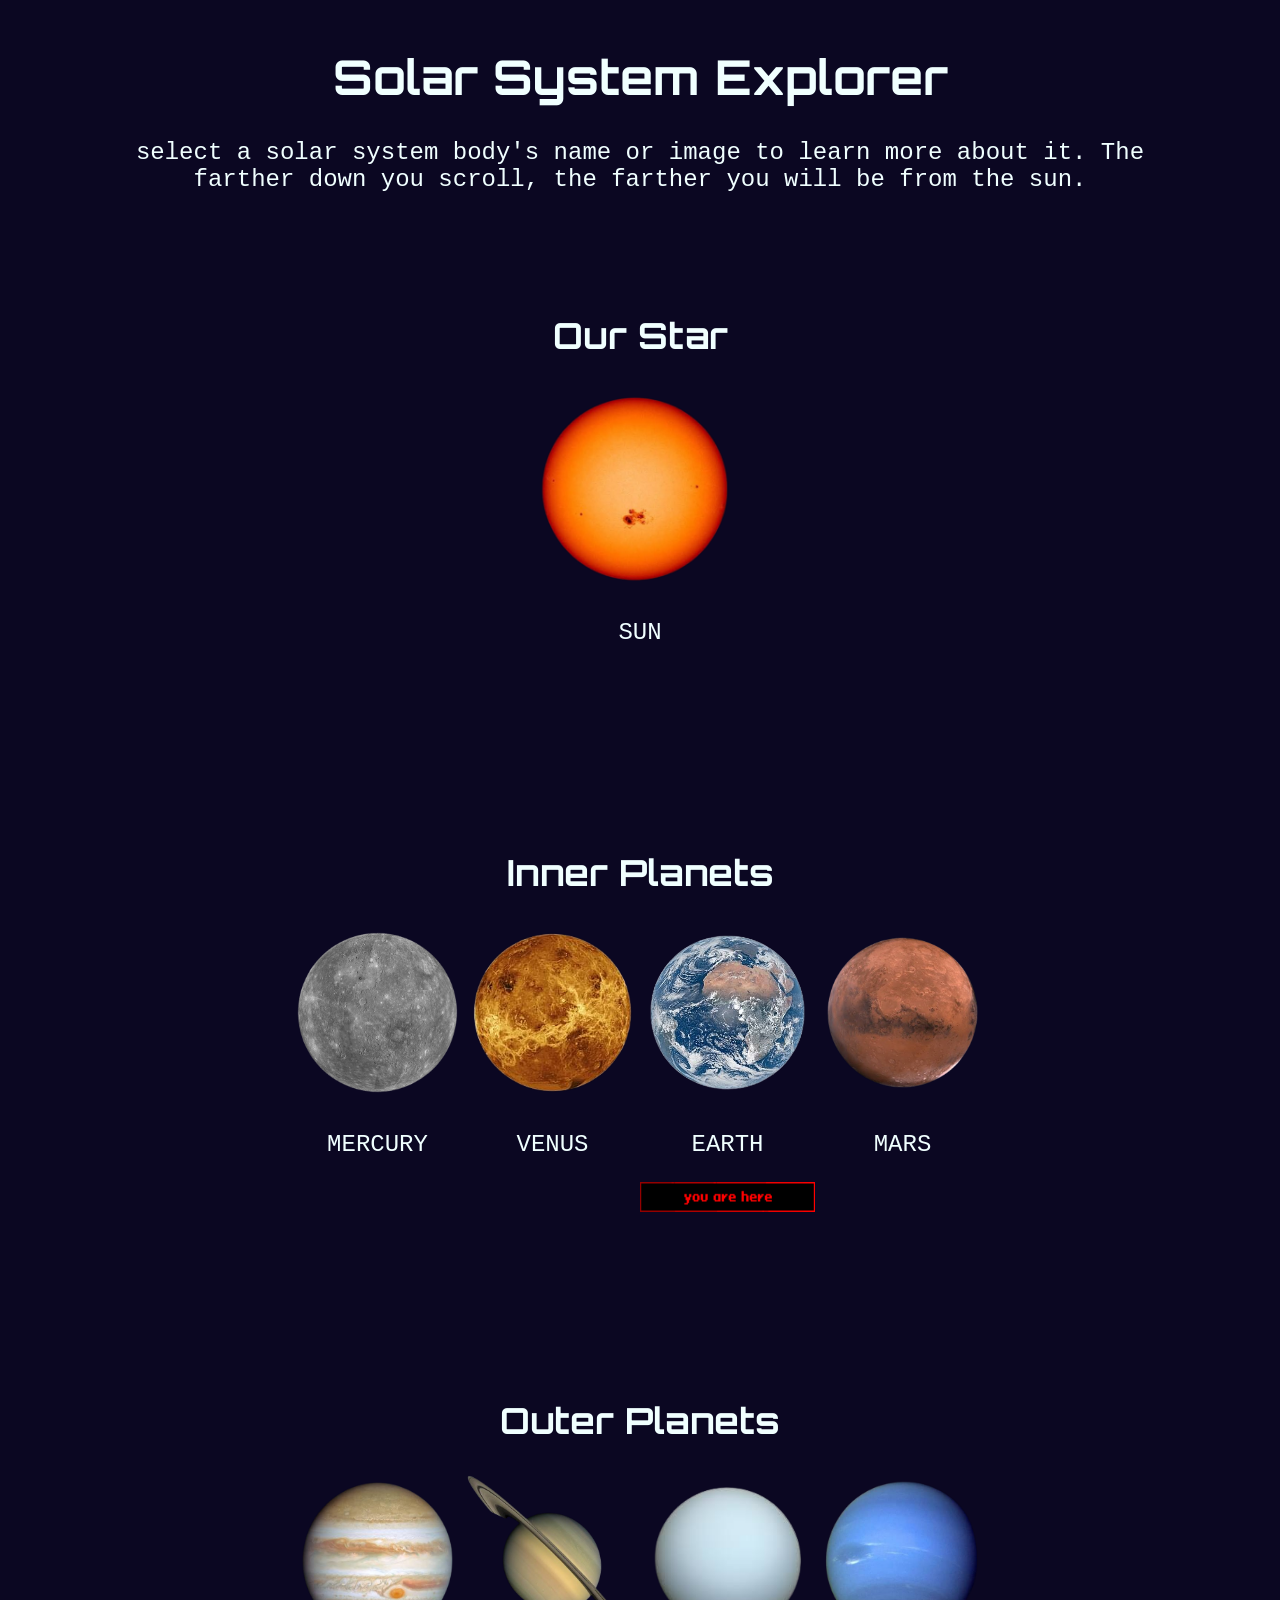
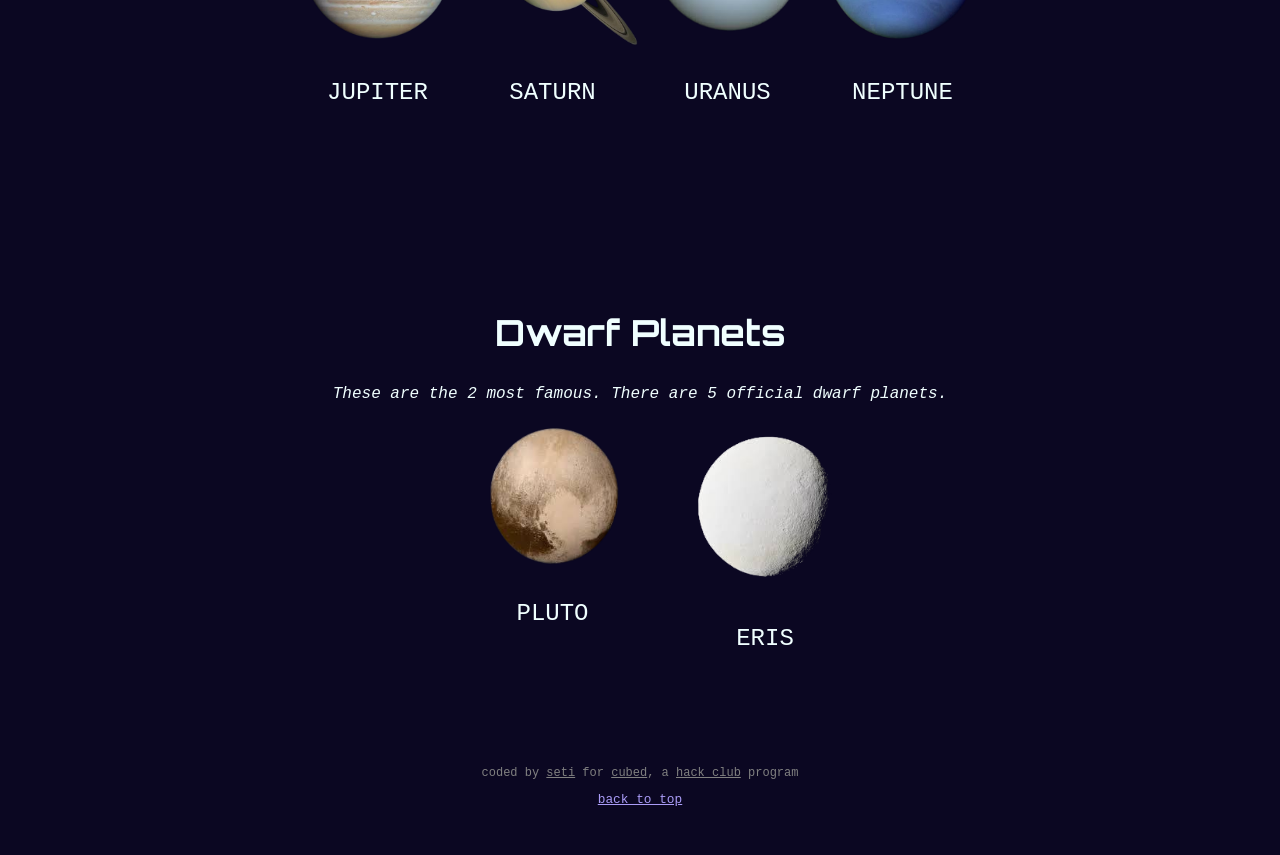
<file: index.html>
<!DOCTYPE html>
<html lang="en">
<head>
    <meta charset="UTF-8">
    <title>Solar System Explorer</title>
    <link rel="stylesheet" href="styles.css">
</head>
<body>
    <hr id="top">

    <h1>Solar System Explorer</h1>
    <p class="description">select a solar system body's name or image to learn more about it. 
        The farther down you scroll, the farther you will be from the sun.</p>

    <div class="object-container">
        <div>
            <h2>Our Star</h2>
            <a href="object-pages/sun.html"><img src="assets/sun.png" id="sun"></a>
            <p><a href="object-pages/sun.html">SUN</a></p>
        </div>
    </div>

    <h2>Inner Planets</h2>
    <div class="object-container">
        <div>
            <a href="object-pages/mercury.html"><img src="assets/mercury.png" alt="image of mercury"></a>
            <p><a href="object-pages/mercury.html">MERCURY</a></p>
        </div>

        <div>
            <a href="object-pages/venus.html"><img src="assets/venus.png" alt="image of venus"></a>
            <p><a href="object-pages/venus.html">VENUS</a></p>
        </div>

        <div>
            <a href="object-pages/earth.html"><img src="assets/earth.png" alt="image of earth"></a>
            <p><a href="object-pages/earth.html">EARTH</a></p>
            <img id="are-here" src="assets/you-are-here.gif">
        </div>

        <div>
            <a href="object-pages/mars.html"><img src="assets/mars.png" alt="image of mars"></a>
            <p><a href="object-pages/mars.html">MARS</a></p>
        </div>
    </div>

    <h2>Outer Planets</h2>
    <div class="object-container outer-planets">
        <div>
            <a href="object-pages/jupiter.html"><img src="assets/jupiter.png" alt="image of jupiter"></a>
            <p><a href="object-pages/jupiter.html">JUPITER</a></p>
        </div>

        <div>
            <a href="object-pages/saturn.html"><img src="assets/saturn.png" alt="image of saturn"></a>
            <p><a href="object-pages/saturn.html">SATURN</a></p>
        </div>

        <div>
            <a href="object-pages/uranus.html"><img src="assets/uranus.png" alt="image of uranus"></a>
            <p><a href="object-pages/uranus.html">URANUS</a></p>
        </div>

        <div>
            <a href="object-pages/neptune.html"><img src="assets/neptune.png" alt="image of neptune"></a>
            <p><a href="object-pages/neptune.html">NEPTUNE</a></p>
        </div>
    </div>

    <h2>Dwarf Planets</h2>
    <p id="dwarf-planet-text">These are the 2 most famous. There are 5 official dwarf planets.</p>
    <div class="object-container">
        <div>
            <a href="object-pages/pluto.html"><img src="assets/pluto.png" alt="image of pluto" id="pluto"></a>
            <p><a href="object-pages/pluto.html">PLUTO</a></p>
        </div>

        <div>
            <a href="object-pages/eris.html"><img src="assets/eris.png" alt="image of eris"></a>
            <p><a href="object-pages/eris.html" id="eris">ERIS</a></p>
        </div>
    </div>

    <footer>
        <p>coded by <a href="https://github.com/voyage-sans-retour" target="_blank">seti</a> for <a href="https://cubed.hackclub.com/" target="_blank">cubed</a>, a <a href="https://hackclub.com/" target="_blank">hack club</a> program</p>
        <p><a href="#top" id="to-top">back to top</a></p>
    </footer>    
</body>
</html>
</file>
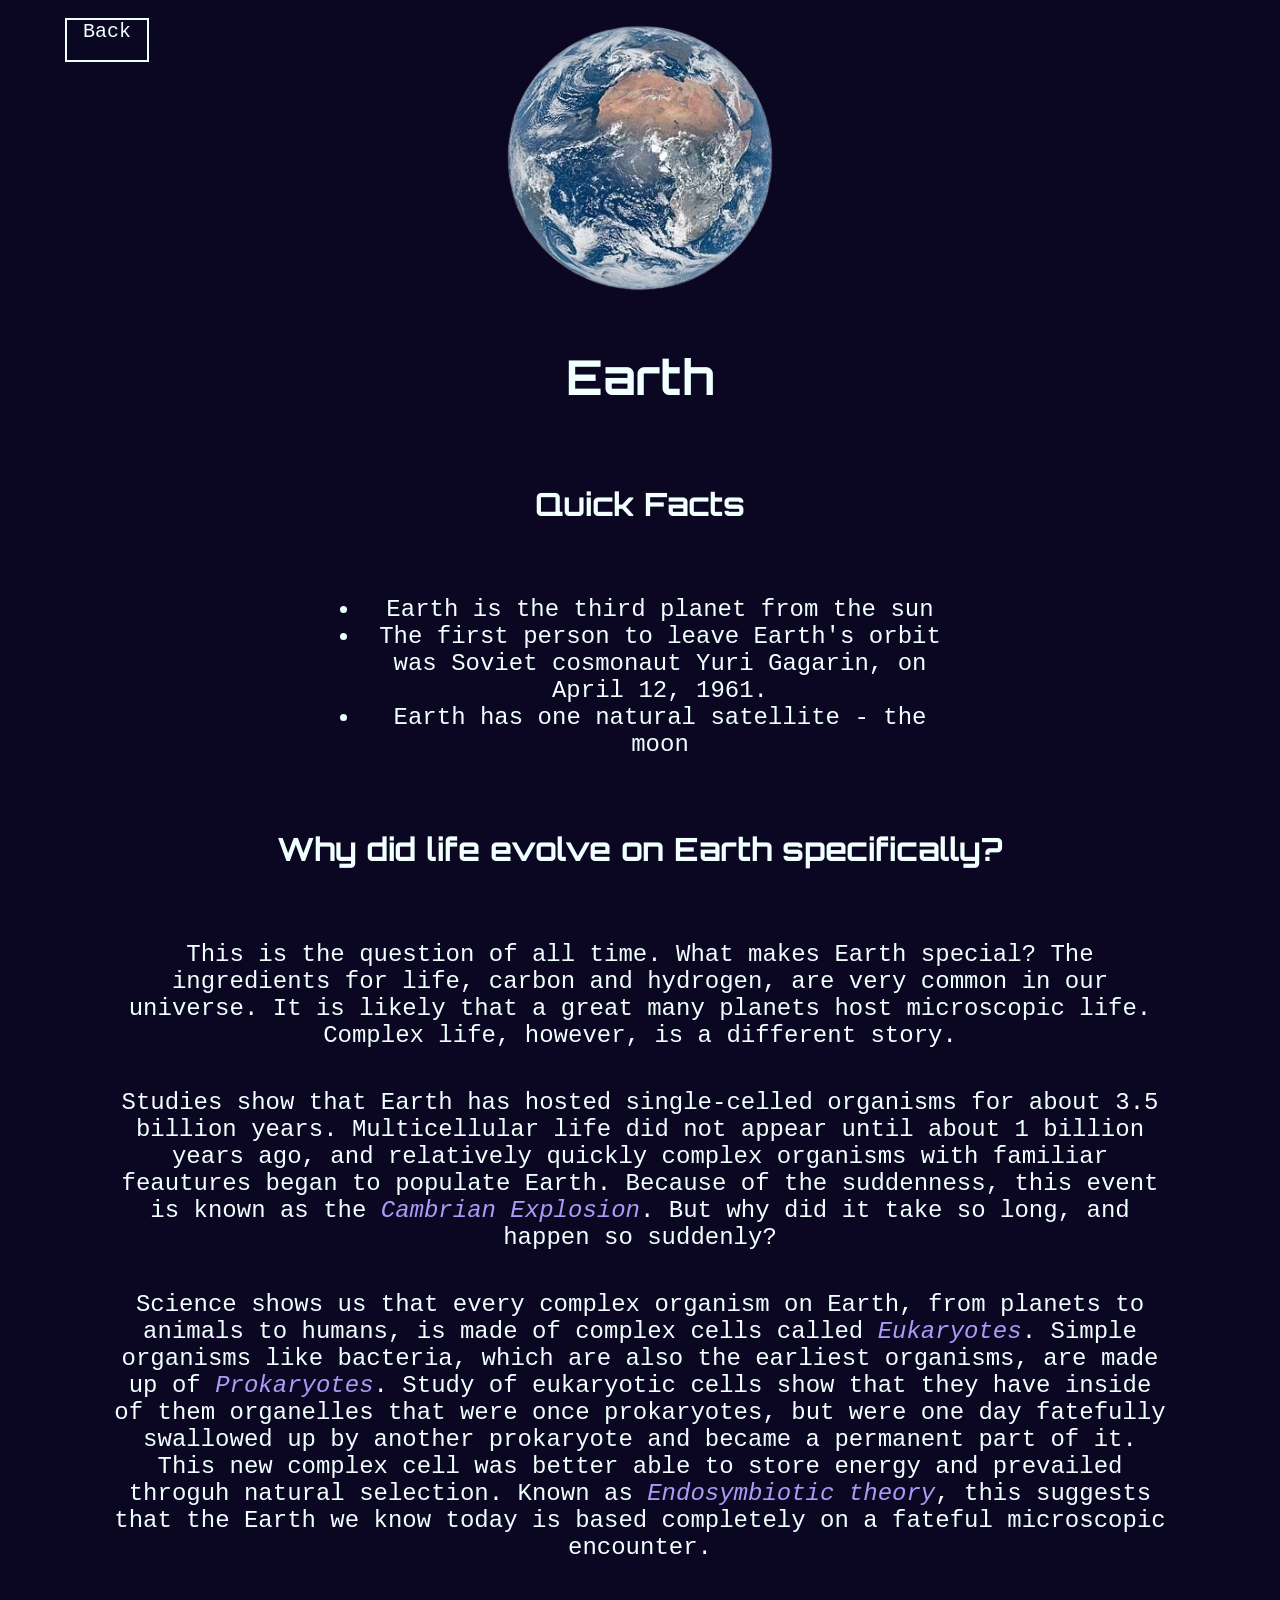
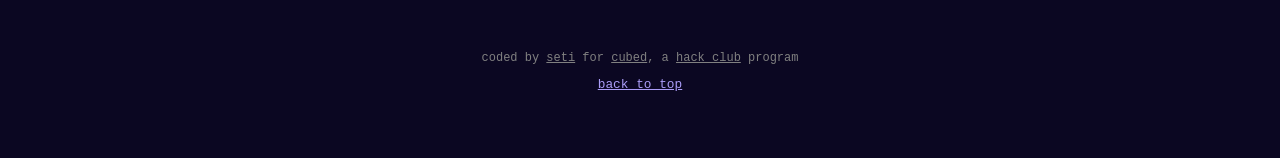
<file: object-pages/earth.html>
<!DOCTYPE html>
<html lang="en">
<head>
    <meta charset="UTF-8">
    <meta name="viewport" content="width=device-width, initial-scale=1.0">
    <title>Earth</title>
    <link rel="stylesheet" href="object-pages.css">
</head>
<body>
    <a id="back-button" href="../index.html">Back</a>
    <img src="../assets/earth.png" alt="a picture of earth" id="earth-header">
    <h1>Earth</h1>

    <h2>Quick Facts</h2>
    <ul>
        <li>Earth is the third planet from the sun</li>
        <li>The first person to leave Earth's orbit was Soviet cosmonaut Yuri Gagarin, on April 12, 1961.</li>
        <li>Earth has one natural satellite - the moon</li>
    </ul>


    <h2>Why did life evolve on Earth specifically?</h2>
    <p class="description">This is the question of all time. What makes 
        Earth special? The ingredients for life, carbon and hydrogen, are very 
        common in our universe. It is likely that a great many planets host
        microscopic life. Complex life, however, is a different story. 
    </p>

    <p class="description">Studies show that Earth has hosted single-celled 
        organisms for about 3.5 billion years. Multicellular life did not appear until
        about 1 billion years ago, and relatively quickly complex organisms with
        familiar feautures began to populate Earth. Because of the suddenness, this
        event is known as the <em>Cambrian Explosion</em>. But why did it take so long, 
        and happen so suddenly?
    </p>

    <p class="description">
        Science shows us that every complex organism on Earth, from planets to animals
        to humans, is made of complex cells called <em>Eukaryotes</em>. Simple organisms like bacteria,
        which are also the earliest organisms, are made up of <em>Prokaryotes</em>. Study of
        eukaryotic cells show that they have inside of them organelles that were once prokaryotes,
        but were one day fatefully swallowed up by another prokaryote and became a permanent part of it.
        This new complex cell was better able to store energy and prevailed throguh natural
        selection. Known as <em>Endosymbiotic theory</em>, this suggests that the
        Earth we know today is based completely on a fateful microscopic encounter. 
    </p>

    <footer>
        <p id="footer-text">coded by <a href="https://github.com/voyage-sans-retour" target="_blank">seti</a> for <a href="https://cubed.hackclub.com/" target="_blank">cubed</a>, a <a href="https://hackclub.com/" target="_blank">hack club</a> program</p>
        <p><a href="#earth-header" id="to-top">back to top</a></p>
    </footer>  
</body>
</html>
</file>
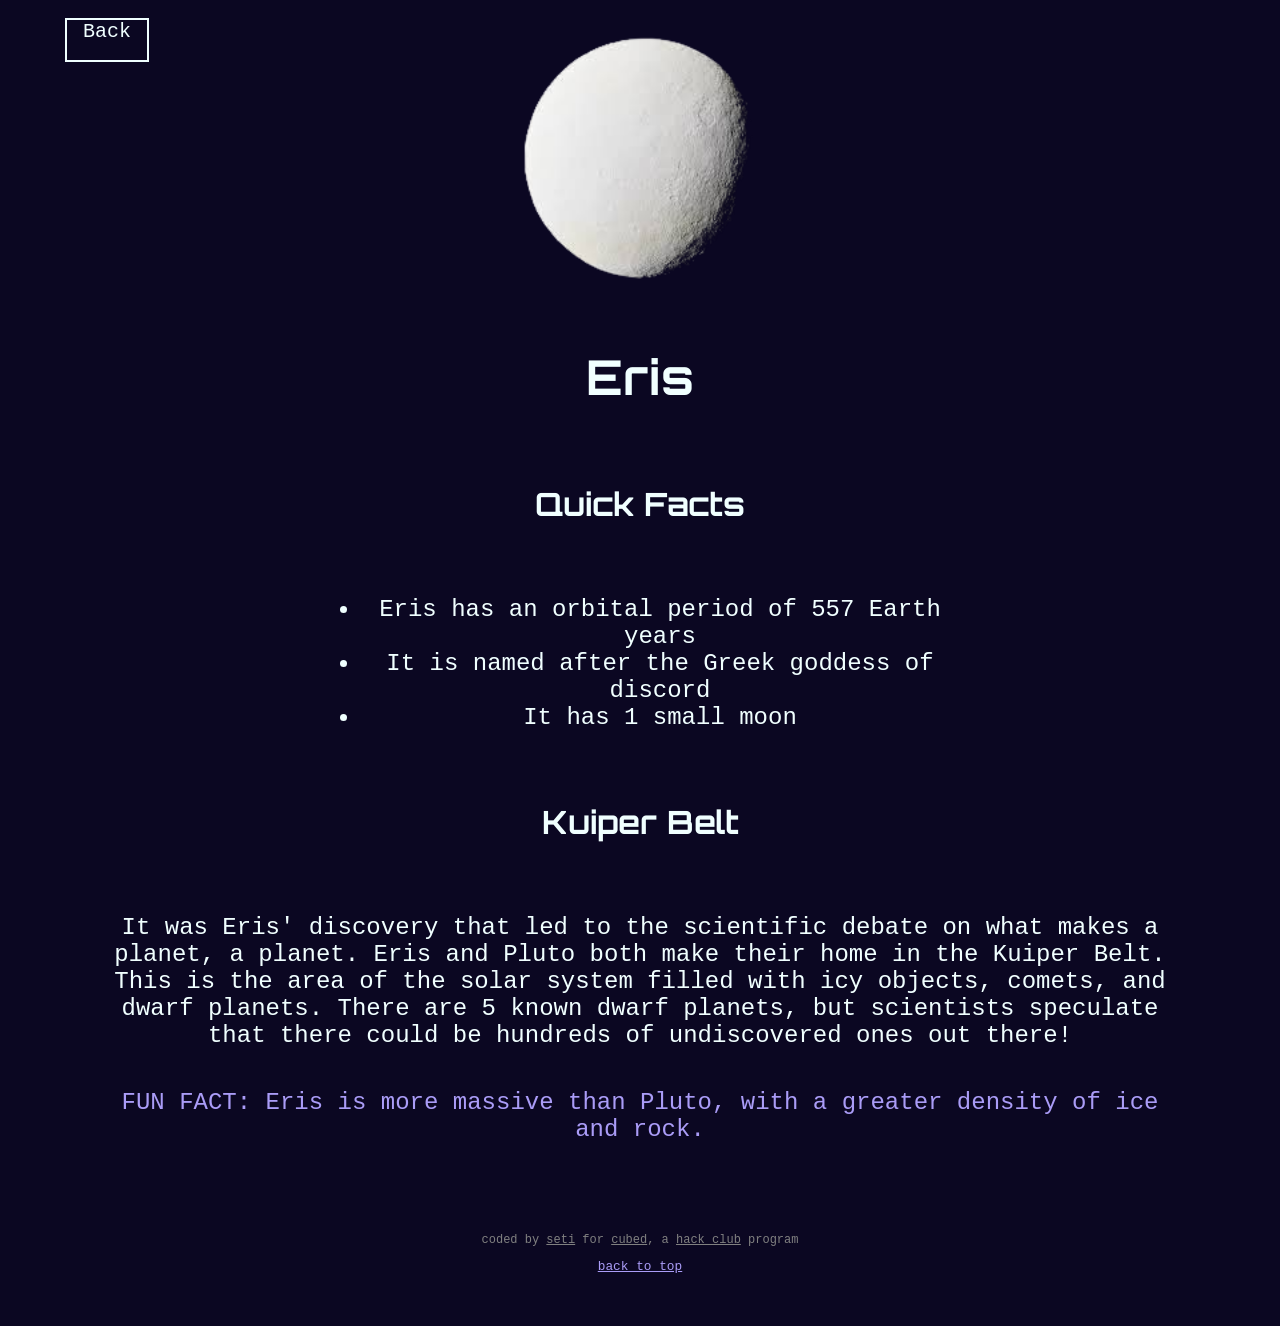
<file: object-pages/eris.html>
<!DOCTYPE html>
<html lang="en">
<head>
    <meta charset="UTF-8">
    <meta name="viewport" content="width=device-width, initial-scale=1.0">
    <title>Eris</title>
    <link rel="stylesheet" href="object-pages.css">
</head>
<body>
    <a id="back-button" href="../index.html">Back</a>
    <img src="../assets/eris.png" alt="a picture of pluto" id="eris-header">
    <h1>Eris</h1>

    <h2>Quick Facts</h2>
    <ul>
        <li>Eris has an orbital period of 557 Earth years</li>
        <li>It is named after the Greek goddess of discord</li>
        <li>It has 1 small moon</li>
    </ul>

    <h2>Kuiper Belt</h2>
    <p class="description">
        It was Eris' discovery that led to the scientific debate on what makes a planet, a planet. Eris and Pluto both make their
        home in the Kuiper Belt. This is the area of the solar system filled with icy objects, comets, and dwarf planets. There are 5
        known dwarf planets, but scientists speculate that there could be hundreds of undiscovered ones out there!
    </p>

    <p class="description fun-fact">
        FUN FACT: Eris is more massive than Pluto, with a greater density of ice and rock.
    </p>

    <footer>
        <p id="footer-text">coded by <a href="https://github.com/voyage-sans-retour" target="_blank">seti</a> for <a href="https://cubed.hackclub.com/" target="_blank">cubed</a>, a <a href="https://hackclub.com/" target="_blank">hack club</a> program</p>
        <p><a href="#eris-header" id="to-top">back to top</a></p>
    </footer>  
</body>
</html>
</file>
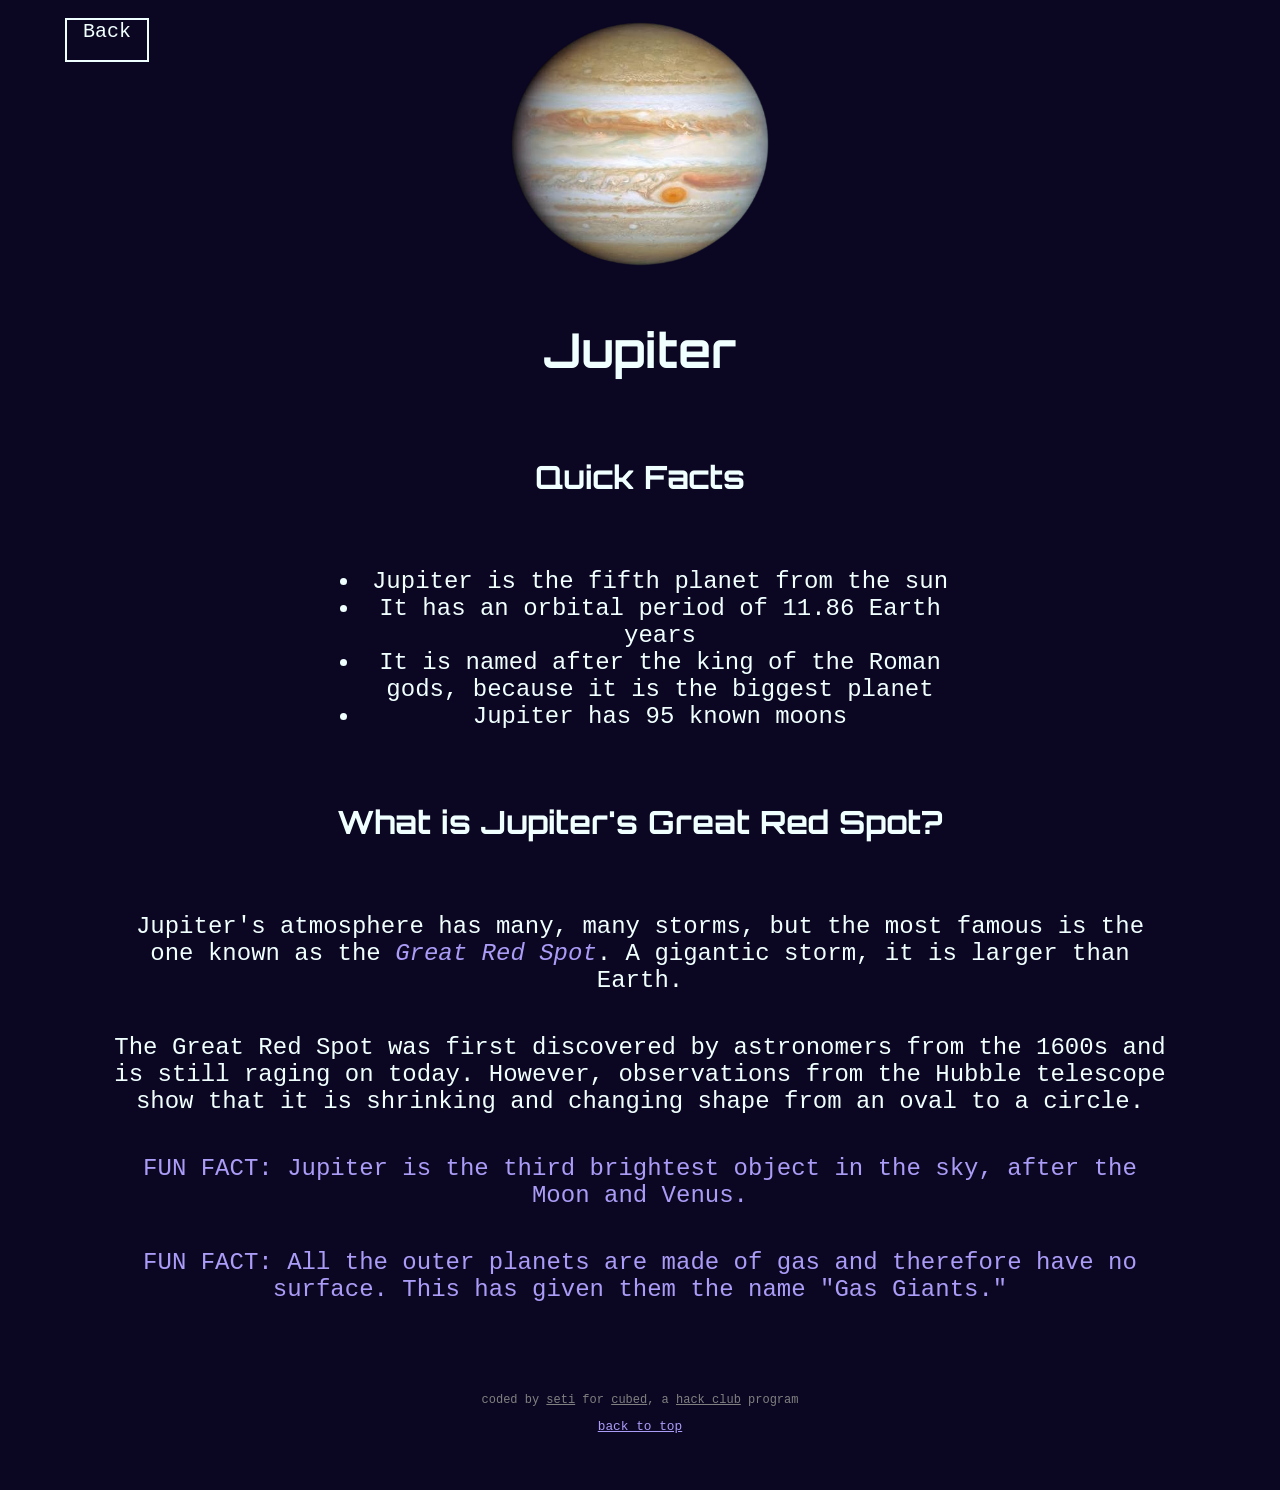
<file: object-pages/jupiter.html>
<!DOCTYPE html>
<html lang="en">
<head>
    <meta charset="UTF-8">
    <meta name="viewport" content="width=device-width, initial-scale=1.0">
    <title>Jupiter</title>
    <link rel="stylesheet" href="object-pages.css">
</head>
<body>
    <a id="back-button" href="../index.html">Back</a>
    <img src="../assets/jupiter.png" alt="a picture of jupiter" id="jupiter-header">
    <h1>Jupiter</h1>

    <h2>Quick Facts</h2>
    <ul>
        <li>Jupiter is the fifth planet from the sun</li>
        <li>It has an orbital period of 11.86 Earth years</li>
        <li>It is named after the king of the Roman gods, because it is the biggest planet</li>
        <li>Jupiter has 95 known moons</li>
    </ul>


    <h2>What is Jupiter's Great Red Spot?</h2>
    <p class="description">
        Jupiter's atmosphere has many, many storms, but the most famous is the one 
        known as the <em>Great Red Spot</em>. A gigantic storm, it is larger than Earth. 
    </p>

    <p class="description">
        The Great Red Spot was first discovered by astronomers from the 1600s
        and is still raging on today. However, observations from the Hubble telescope
        show that it is shrinking and changing shape from an oval to a circle.
    </p>

    <p class="description fun-fact">
        FUN FACT: Jupiter is the third brightest object in the sky, after the Moon and Venus.
    </p>

    <p class="description fun-fact">
        FUN FACT: All the outer planets are made of gas and therefore have no surface. This has
        given them the name "Gas Giants."
    </p>

    <footer>
        <p id="footer-text">coded by <a href="https://github.com/voyage-sans-retour" target="_blank">seti</a> for <a href="https://cubed.hackclub.com/" target="_blank">cubed</a>, a <a href="https://hackclub.com/" target="_blank">hack club</a> program</p>
        <p><a href="#jupiter-header" id="to-top">back to top</a></p>
    </footer>  
</body>
</html>
</file>
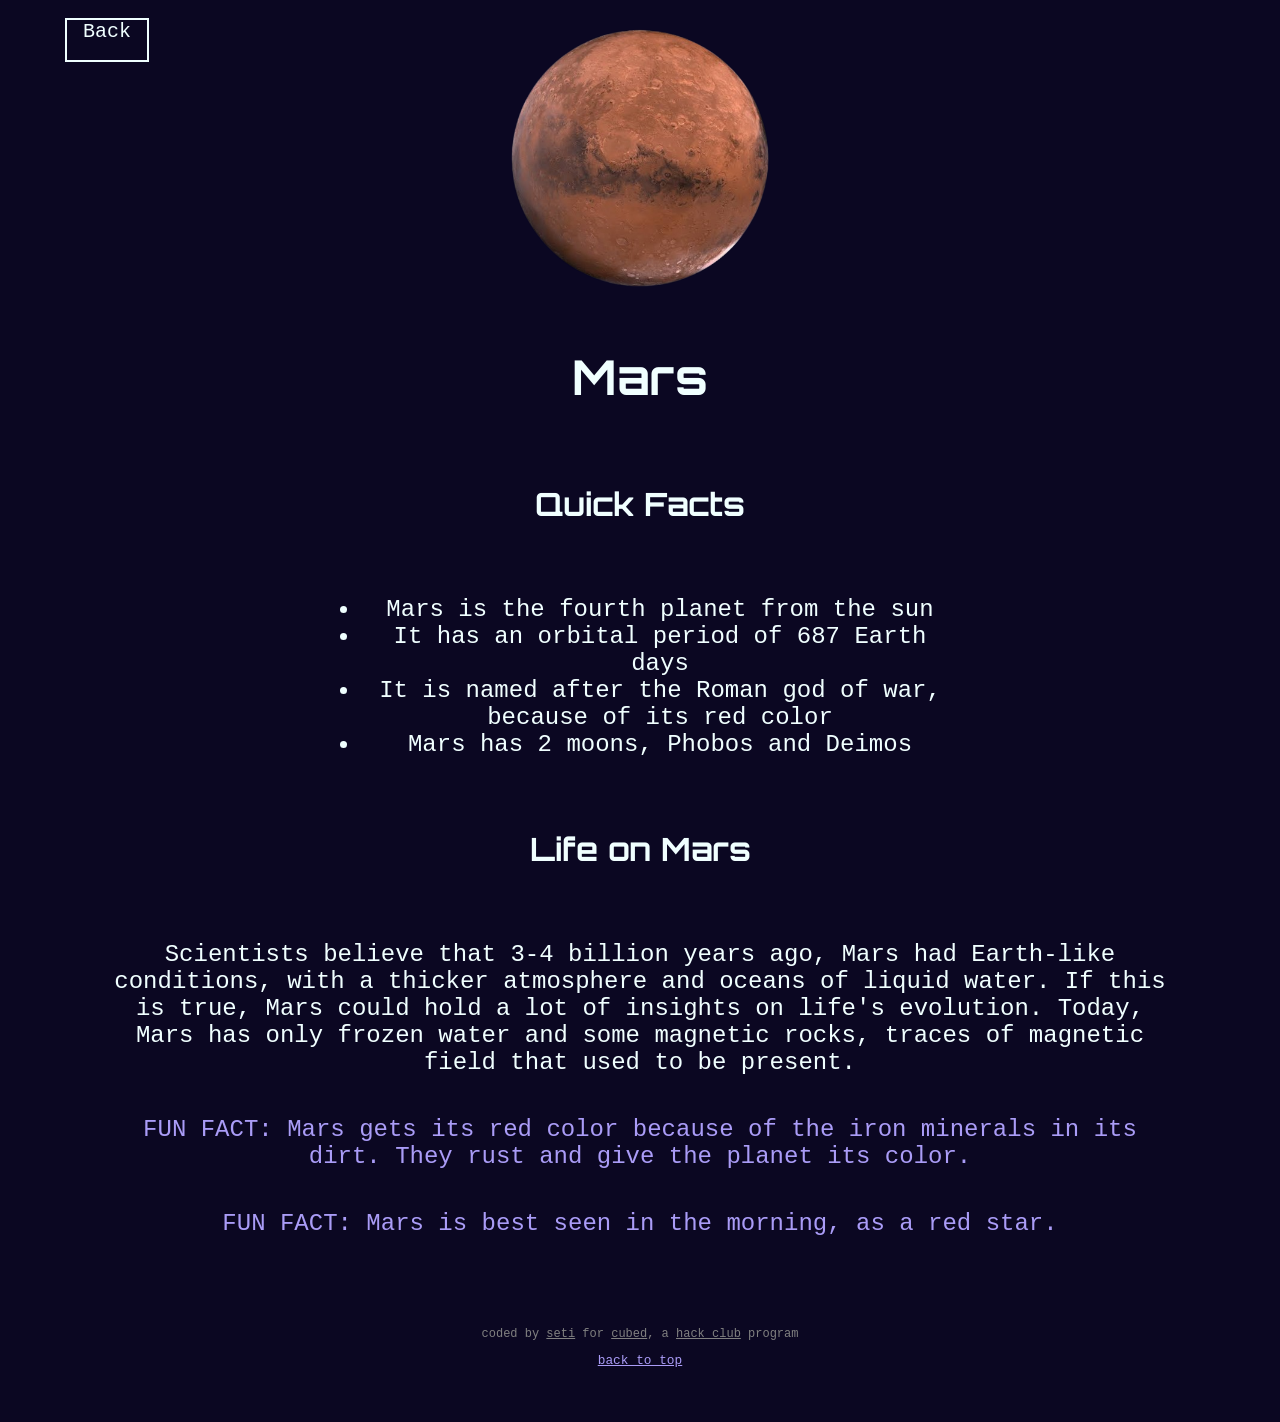
<file: object-pages/mars.html>
<!DOCTYPE html>
<html lang="en">
<head>
    <meta charset="UTF-8">
    <meta name="viewport" content="width=device-width, initial-scale=1.0">
    <title>Mars</title>
    <link rel="stylesheet" href="object-pages.css">
</head>
<body>
    <a id="back-button" href="../index.html">Back</a>
    <img src="../assets/mars.png" alt="a picture of mars" id="mars-header">
    <h1>Mars</h1>

    <h2>Quick Facts</h2>
    <ul>
        <li>Mars is the fourth planet from the sun</li>
        <li>It has an orbital period of 687 Earth days</li>
        <li>It is named after the Roman god of war, because of its red color</li>
        <li>Mars has 2 moons, Phobos and Deimos</li>
    </ul>


    <h2>Life on Mars</h2>
    <p class="description">
        Scientists believe that 3-4 billion years ago, Mars had Earth-like conditions,
        with a thicker atmosphere and oceans of liquid water. If this is true, Mars could
        hold a lot of insights on life's evolution. Today, Mars has only frozen water
        and some magnetic rocks, traces of magnetic field that used to be present.
    </p>

    <p class="description fun-fact">
        FUN FACT: Mars gets its red color because of the iron minerals in its dirt. 
        They rust and give the planet its color.
    </p>

    <p class="description fun-fact">
        FUN FACT: Mars is best seen in the morning, as a red star.
    </p>

    <footer>
        <p id="footer-text">coded by <a href="https://github.com/voyage-sans-retour" target="_blank">seti</a> for <a href="https://cubed.hackclub.com/" target="_blank">cubed</a>, a <a href="https://hackclub.com/" target="_blank">hack club</a> program</p>
        <p><a href="#mars-header" id="to-top">back to top</a></p>
    </footer>  
</body>
</html>
</file>
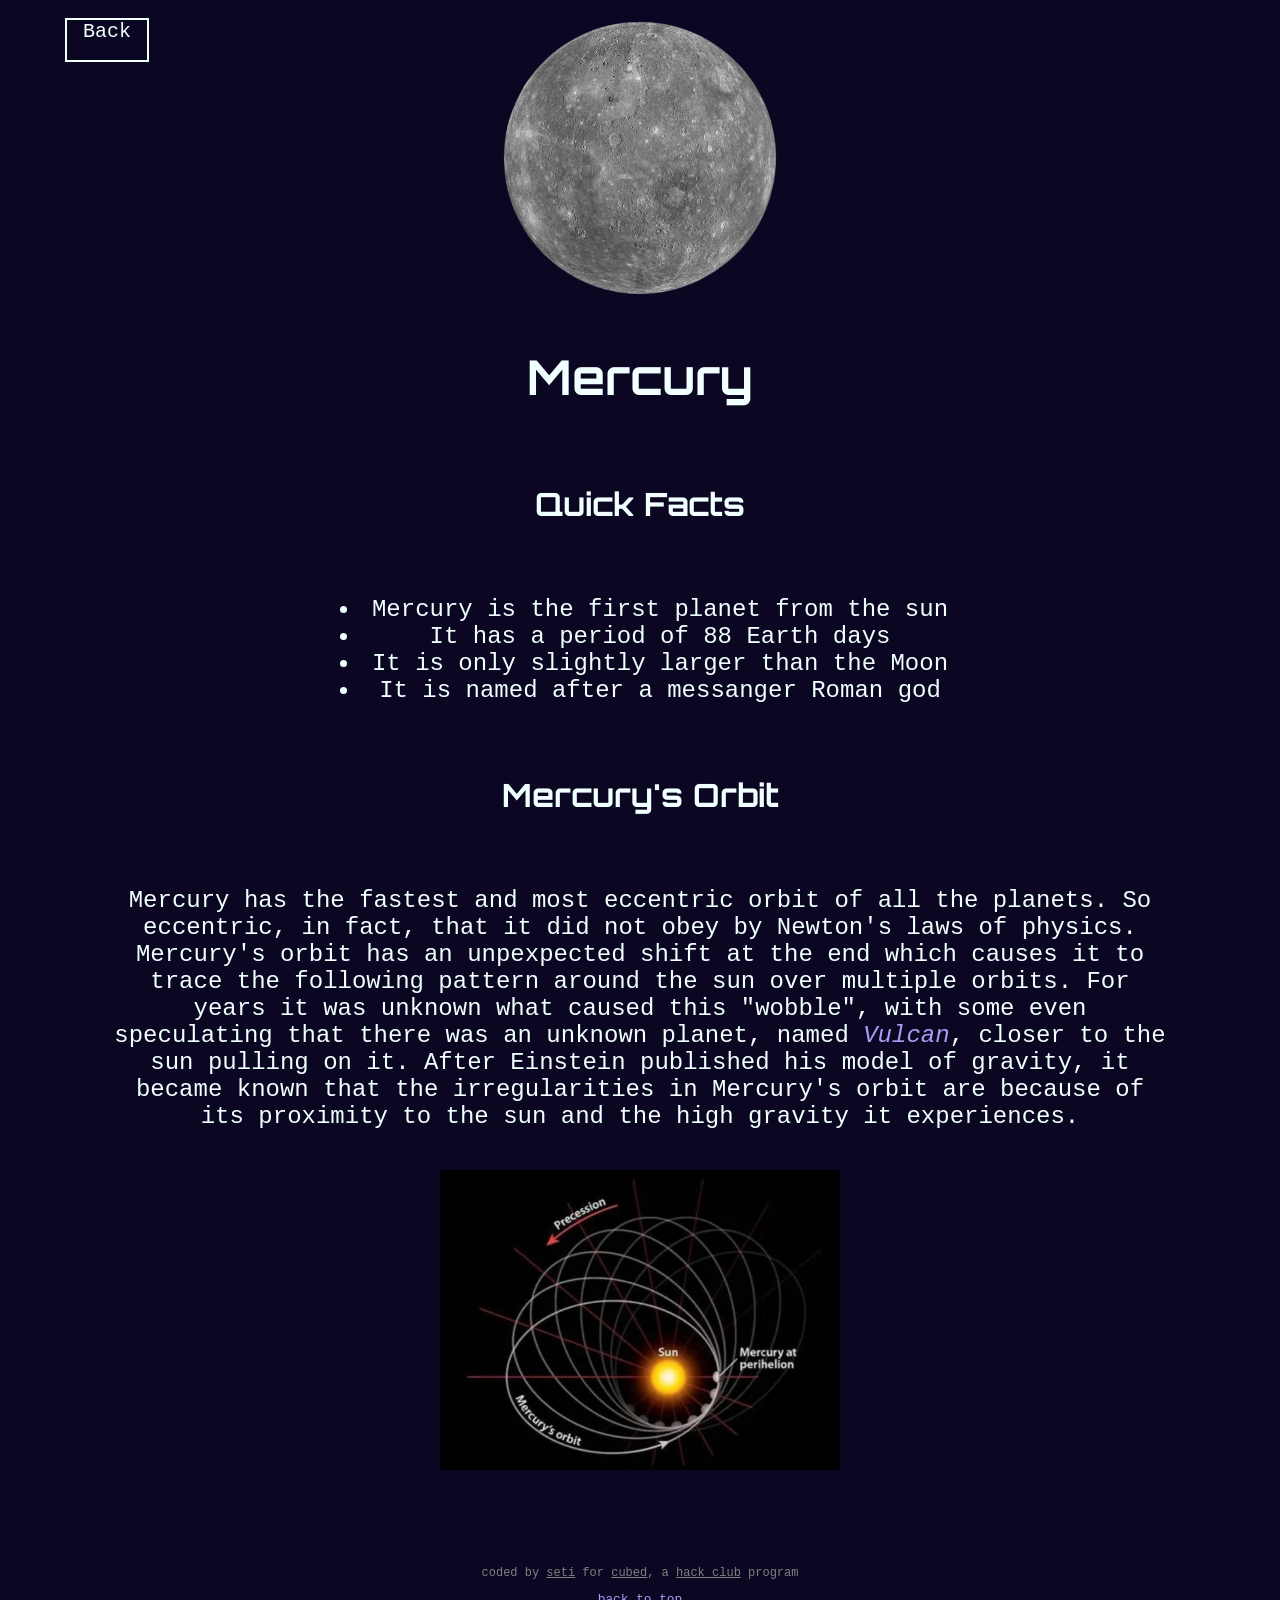
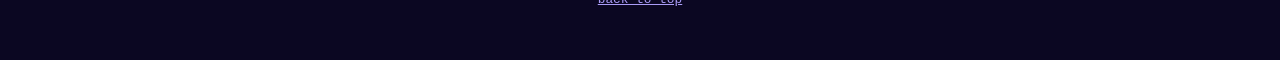
<file: object-pages/mercury.html>
<!DOCTYPE html>
<html lang="en">
<head>
    <meta charset="UTF-8">
    <meta name="viewport" content="width=device-width, initial-scale=1.0">
    <title>Mercury</title>
    <link rel="stylesheet" href="object-pages.css">
</head>
<body>
    <a id="back-button" href="../index.html">Back</a>
    <img src="../assets/mercury.png" alt="a picture of mercury" id="mercury-header">
    <h1>Mercury</h1>

    <h2>Quick Facts</h2>
    <ul>
        <li>Mercury is the first planet from the sun</li>
        <li>It has a period of 88 Earth days</li>
        <li>It is only slightly larger than the Moon</li>
        <li>It is named after a messanger Roman god</li>
    </ul>


    <h2>Mercury's Orbit</h2>
    <p class="description">Mercury has the fastest and most eccentric orbit of all the planets. So eccentric, in fact, that it did
        not obey by Newton's laws of physics. Mercury's orbit has an unpexpected shift at the end which causes it to trace the following
        pattern around the sun over multiple orbits. For years it was unknown what caused this "wobble", with some even speculating that
        there was an unknown planet, named <em>Vulcan</em>, closer to the sun pulling on it. After Einstein published his model of gravity, it became
        known that the irregularities in Mercury's orbit are because of its proximity to the sun and the high gravity it experiences. 
    </p>
    
    <img src="../assets/mercury-orbit.jpg" alt="a picture of the pattern mercury's orbit draws" id="mercury-orbit">

    <footer>
        <p id="footer-text">coded by <a href="https://github.com/voyage-sans-retour" target="_blank">seti</a> for <a href="https://cubed.hackclub.com/" target="_blank">cubed</a>, a <a href="https://hackclub.com/" target="_blank">hack club</a> program</p>
        <p><a href="#mercury-header" id="to-top">back to top</a></p>
    </footer>  
</body>
</html>
</file>
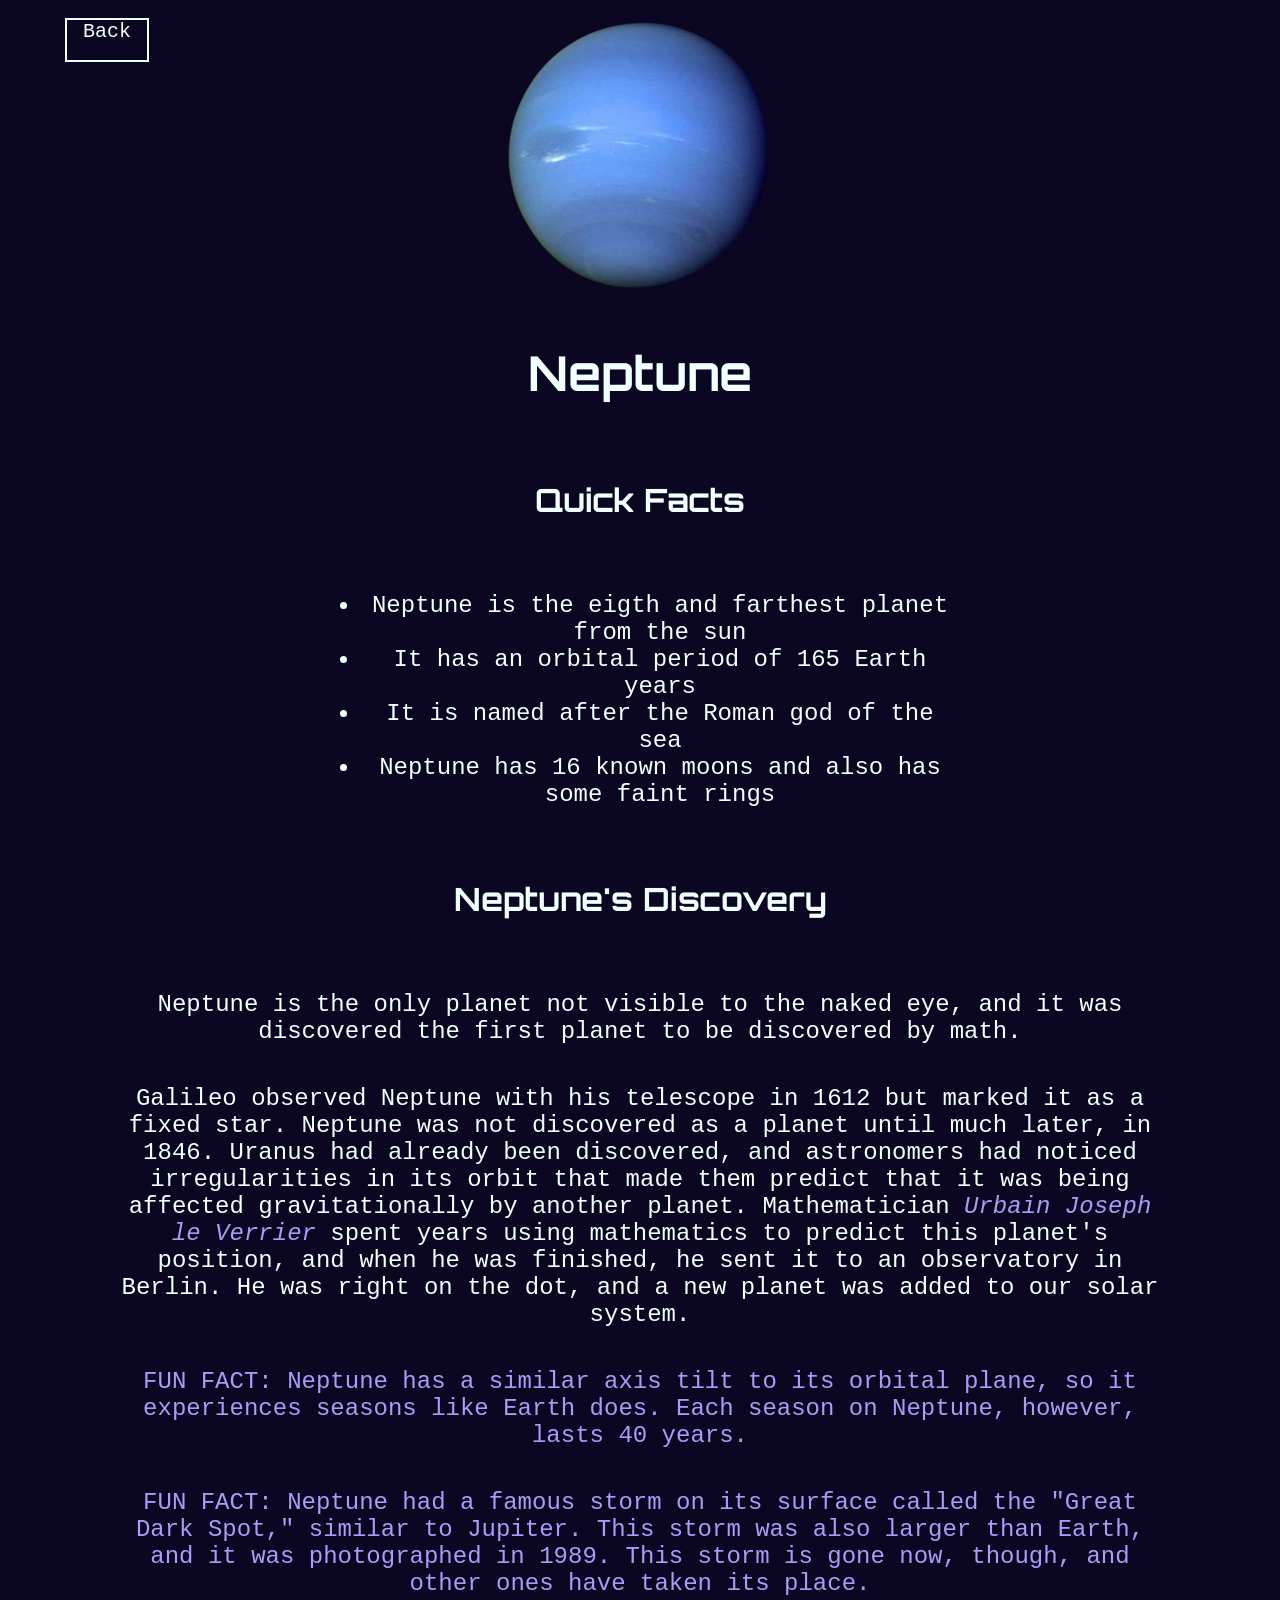
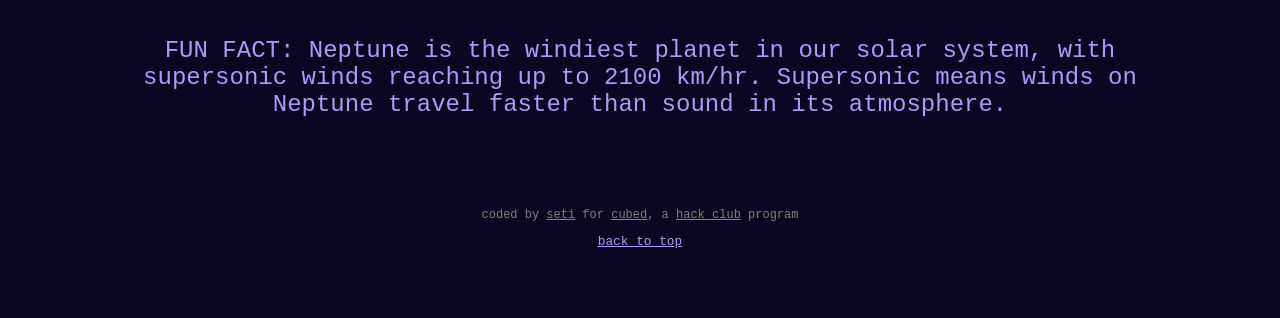
<file: object-pages/neptune.html>
<!DOCTYPE html>
<html lang="en">
<head>
    <meta charset="UTF-8">
    <meta name="viewport" content="width=device-width, initial-scale=1.0">
    <title>Neptune</title>
    <link rel="stylesheet" href="object-pages.css">
</head>
<body>
    <a id="back-button" href="../index.html">Back</a>
    <img src="../assets/neptune.png" alt="a picture of neptune" id="neptune-header">
    <h1>Neptune</h1>

    <h2>Quick Facts</h2>
    <ul>
        <li>Neptune is the eigth and farthest planet from the sun</li>
        <li>It has an orbital period of 165 Earth years</li>
        <li>It is named after the Roman god of the sea</li>
        <li>Neptune has 16 known moons and also has some faint rings</li>
    </ul>

    <h2>Neptune's Discovery</h2>
    <p class="description">
        Neptune is the only planet not visible to the naked eye, and it was discovered the first planet to be discovered by math.
    </p>

    <p class="description">
        Galileo observed Neptune with his telescope in 1612 but marked it as a fixed star. Neptune was not discovered as a planet
        until much later, in 1846. Uranus had already been discovered, and astronomers had noticed irregularities in its orbit
        that made them predict that it was being affected gravitationally by another planet. Mathematician <em>Urbain Joseph le Verrier</em>
        spent years using mathematics to predict this planet's position, and when he was finished, he sent it to an observatory
        in Berlin. He was right on the dot, and a new planet was added to our solar system.
    </p>

    <p class="description fun-fact">
        FUN FACT: Neptune has a similar axis tilt to its orbital plane, so it experiences seasons like Earth does. Each season on 
        Neptune, however, lasts 40 years.
    </p>

    <p class="description fun-fact">
        FUN FACT: Neptune had a famous storm on its surface called the "Great Dark Spot," similar to Jupiter. This storm was also 
        larger than Earth, and it was photographed in 1989. This storm is gone now, though, and other ones have taken its place.
    </p>

    <p class="description fun-fact">
        FUN FACT: Neptune is the windiest planet in our solar system, with supersonic winds reaching up to 2100 km/hr. Supersonic 
        means winds on Neptune travel faster than sound in its atmosphere.
    </p>


    <footer>
        <p id="footer-text">coded by <a href="https://github.com/voyage-sans-retour" target="_blank">seti</a> for <a href="https://cubed.hackclub.com/" target="_blank">cubed</a>, a <a href="https://hackclub.com/" target="_blank">hack club</a> program</p>
        <p><a href="#neptune-header" id="to-top">back to top</a></p>
    </footer>  
</body>
</html>
</file>
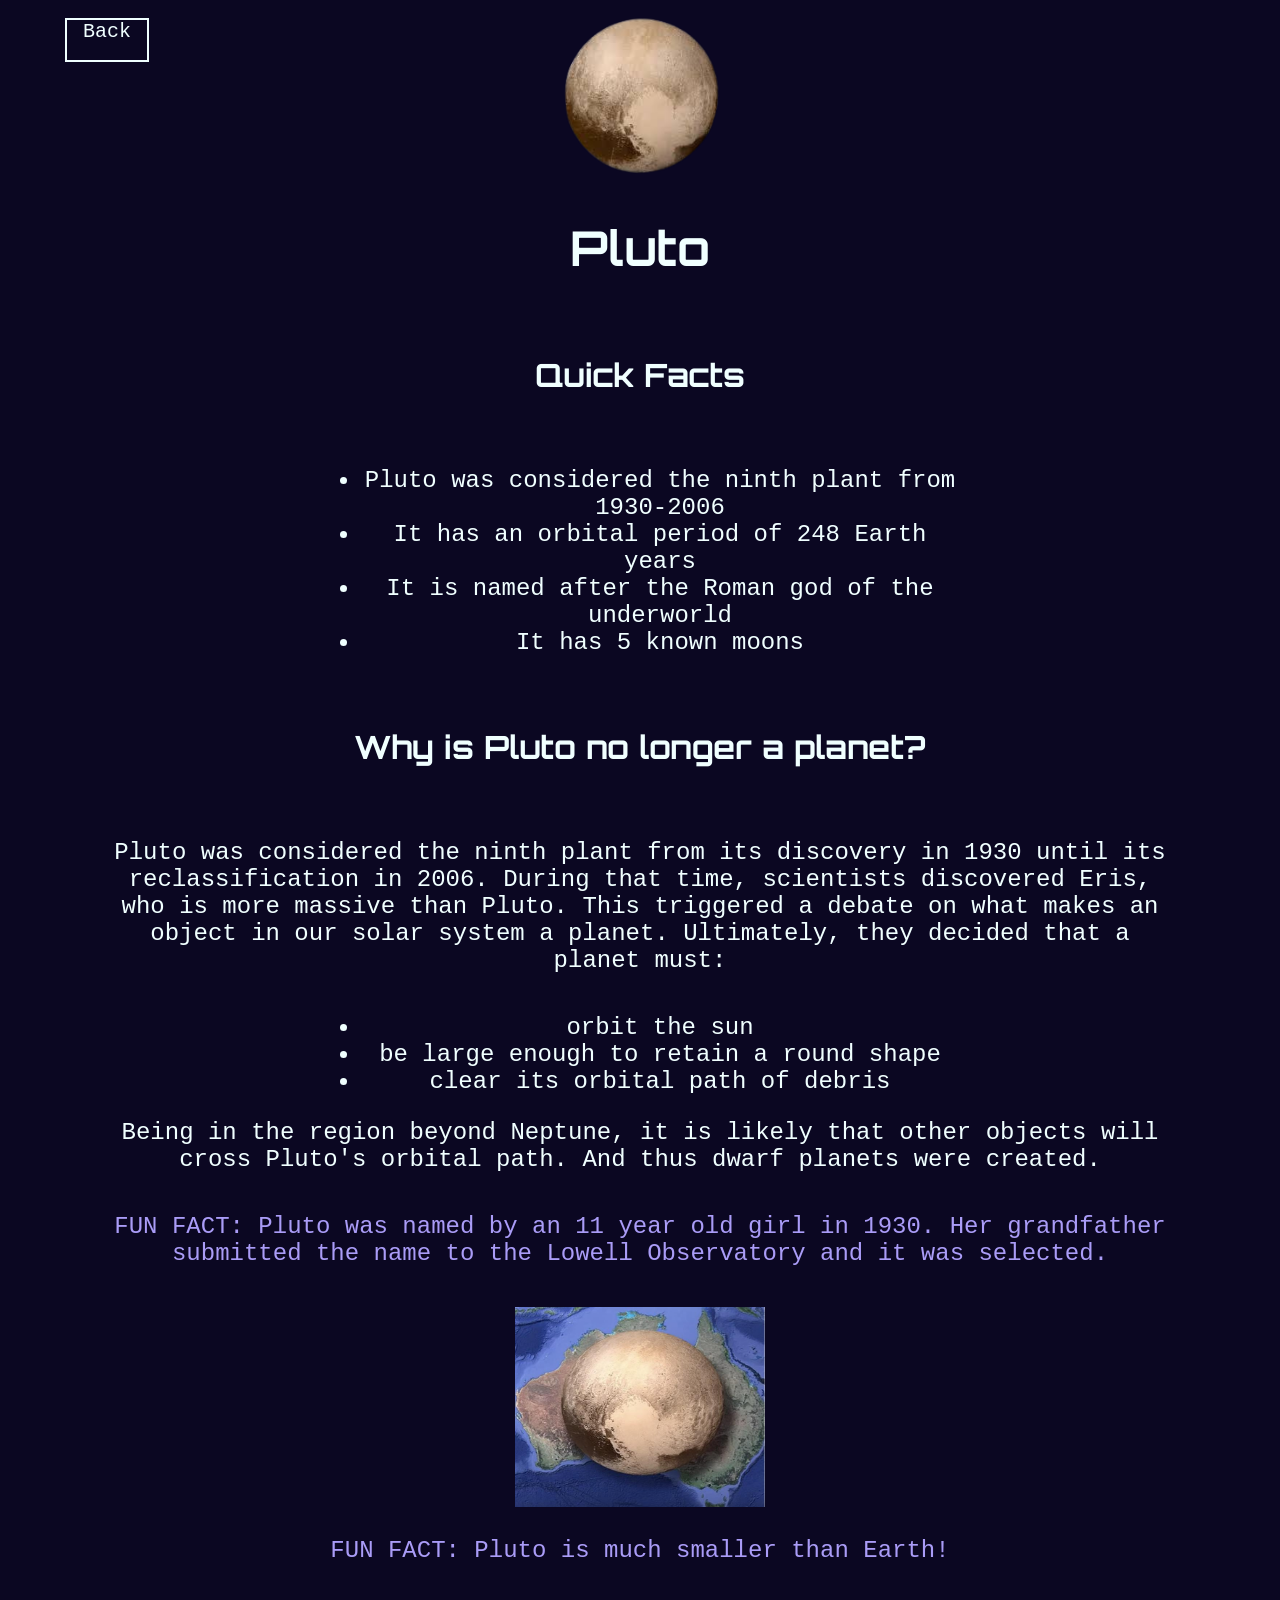
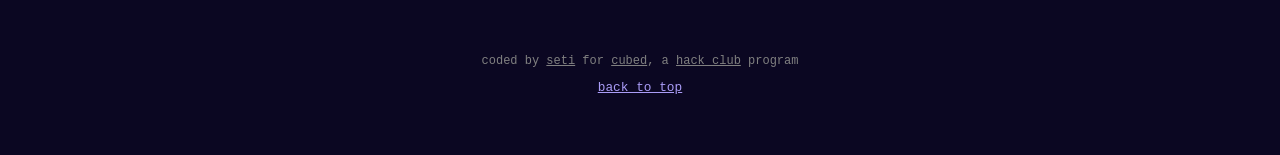
<file: object-pages/pluto.html>
<!DOCTYPE html>
<html lang="en">
<head>
    <meta charset="UTF-8">
    <meta name="viewport" content="width=device-width, initial-scale=1.0">
    <title>Pluto</title>
    <link rel="stylesheet" href="object-pages.css">
</head>
<body>
    <a id="back-button" href="../index.html">Back</a>
    <img src="../assets/pluto.png" alt="a picture of pluto" id="pluto-header">
    <h1>Pluto</h1>

    <h2>Quick Facts</h2>
    <ul>
        <li>Pluto was considered the ninth plant from 1930-2006</li>
        <li>It has an orbital period of 248 Earth years</li>
        <li>It is named after the Roman god of the underworld</li>
        <li>It has 5 known moons</li>
    </ul>

    <h2>Why is Pluto no longer a planet?</h2>
    <p class="description">
        Pluto was considered the ninth plant from its discovery in 1930 until its reclassification in 2006. During that time,
        scientists discovered Eris, who is more massive than Pluto. This triggered a debate on what makes an object in our solar 
        system a planet. Ultimately, they decided that a planet must:
    </p>

    <ul>
        <li>orbit the sun</li>
        <li>be large enough to retain a round shape</li>
        <li>clear its orbital path of debris</li>
    </ul>

    <p class="description">
        Being in the region beyond Neptune, it is likely that other objects will cross Pluto's orbital path. And thus dwarf planets
        were created.
    </p>

    <p class="description fun-fact">
        FUN FACT: Pluto was named by an 11 year old girl in 1930. Her grandfather submitted the name to the Lowell Observatory and it was selected.
    </p>

    <img src="../assets/pluto-size.jpeg" alt="pluto and australia size comparision" id="pluto-size">

    <p class="description fun-fact">
        FUN FACT: Pluto is much smaller than Earth!
    </p>

    <footer>
        <p id="footer-text">coded by <a href="https://github.com/voyage-sans-retour" target="_blank">seti</a> for <a href="https://cubed.hackclub.com/" target="_blank">cubed</a>, a <a href="https://hackclub.com/" target="_blank">hack club</a> program</p>
        <p><a href="#pluto-header" id="to-top">back to top</a></p>
    </footer>  
</body>
</html>
</file>
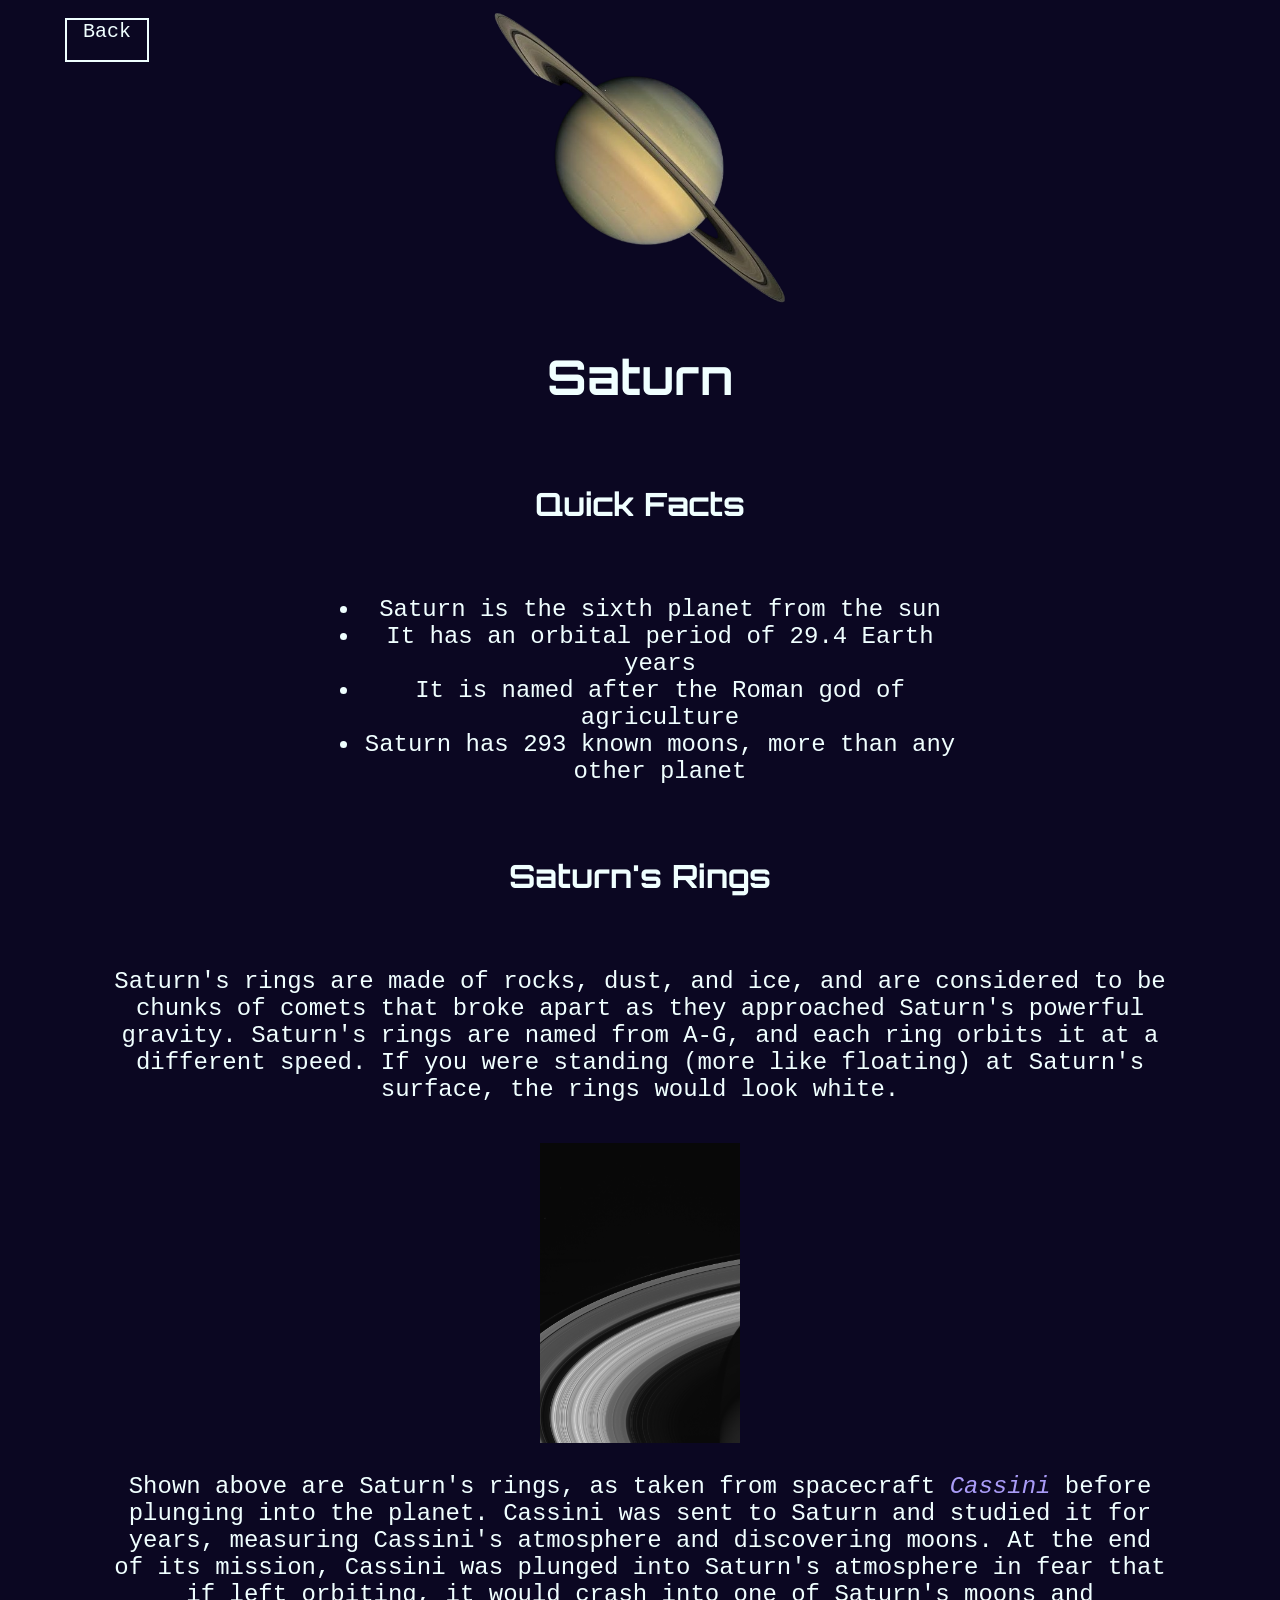
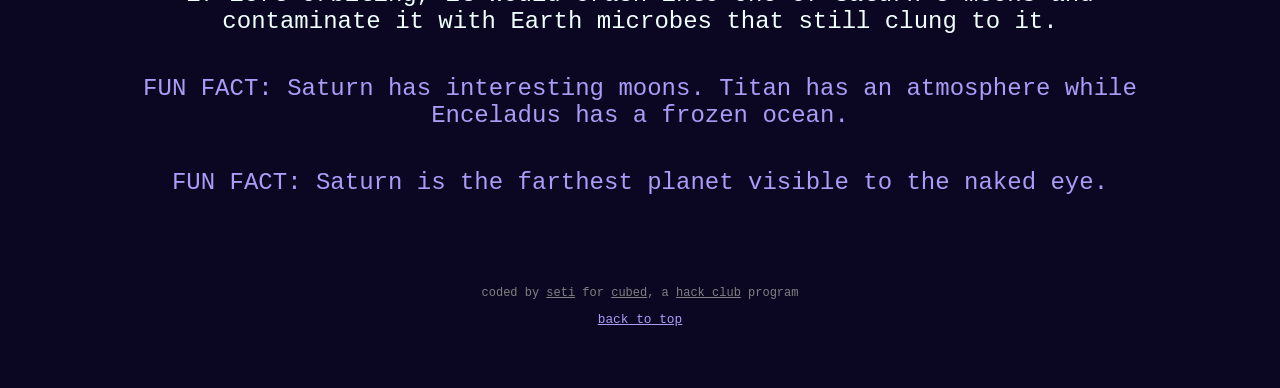
<file: object-pages/saturn.html>
<!DOCTYPE html>
<html lang="en">
<head>
    <meta charset="UTF-8">
    <meta name="viewport" content="width=device-width, initial-scale=1.0">
    <title>Saturn</title>
    <link rel="stylesheet" href="object-pages.css">
</head>
<body>
    <a id="back-button" href="../index.html">Back</a>
    <img src="../assets/saturn.png" alt="a picture of saturn" id="saturn-header">
    <h1>Saturn</h1>

    <h2>Quick Facts</h2>
    <ul>
        <li>Saturn is the sixth planet from the sun</li>
        <li>It has an orbital period of 29.4 Earth years</li>
        <li>It is named after the Roman god of agriculture</li>
        <li>Saturn has 293 known moons, more than any other planet</li>
    </ul>


    <h2>Saturn's Rings</h2>
    <p class="description">
        Saturn's rings are made of rocks, dust, and ice, and are considered to be chunks of comets that
        broke apart as they approached Saturn's powerful gravity. Saturn's rings are named from A-G, and
        each ring orbits it at a different speed. If you were standing (more like floating) at Saturn's surface,
        the rings would look white.
    </p>

    <img src="../assets/saturns-rings.png" alt="a spacecraft's picture of saturn's rings" id="saturns-rings">

    <p class="description">Shown above are Saturn's rings, as taken from spacecraft <em>Cassini</em> before plunging into the planet. Cassini
        was sent to Saturn and studied it for years, measuring Cassini's atmosphere and discovering moons. At the end 
        of its mission, Cassini was plunged into Saturn's atmosphere in fear that if left orbiting, it would
        crash into one of Saturn's moons and contaminate it with Earth microbes that still clung to it.
    </p>

    <p class="description fun-fact">
        FUN FACT: Saturn has interesting moons. Titan has an atmosphere while Enceladus has a frozen ocean.
    </p>

    <p class="description fun-fact">
        FUN FACT: Saturn is the farthest planet visible to the naked eye.
    </p>

    <footer>
        <p id="footer-text">coded by <a href="https://github.com/voyage-sans-retour" target="_blank">seti</a> for <a href="https://cubed.hackclub.com/" target="_blank">cubed</a>, a <a href="https://hackclub.com/" target="_blank">hack club</a> program</p>
        <p><a href="#saturn-header" id="to-top">back to top</a></p>
    </footer>  
</body>
</html>
</file>
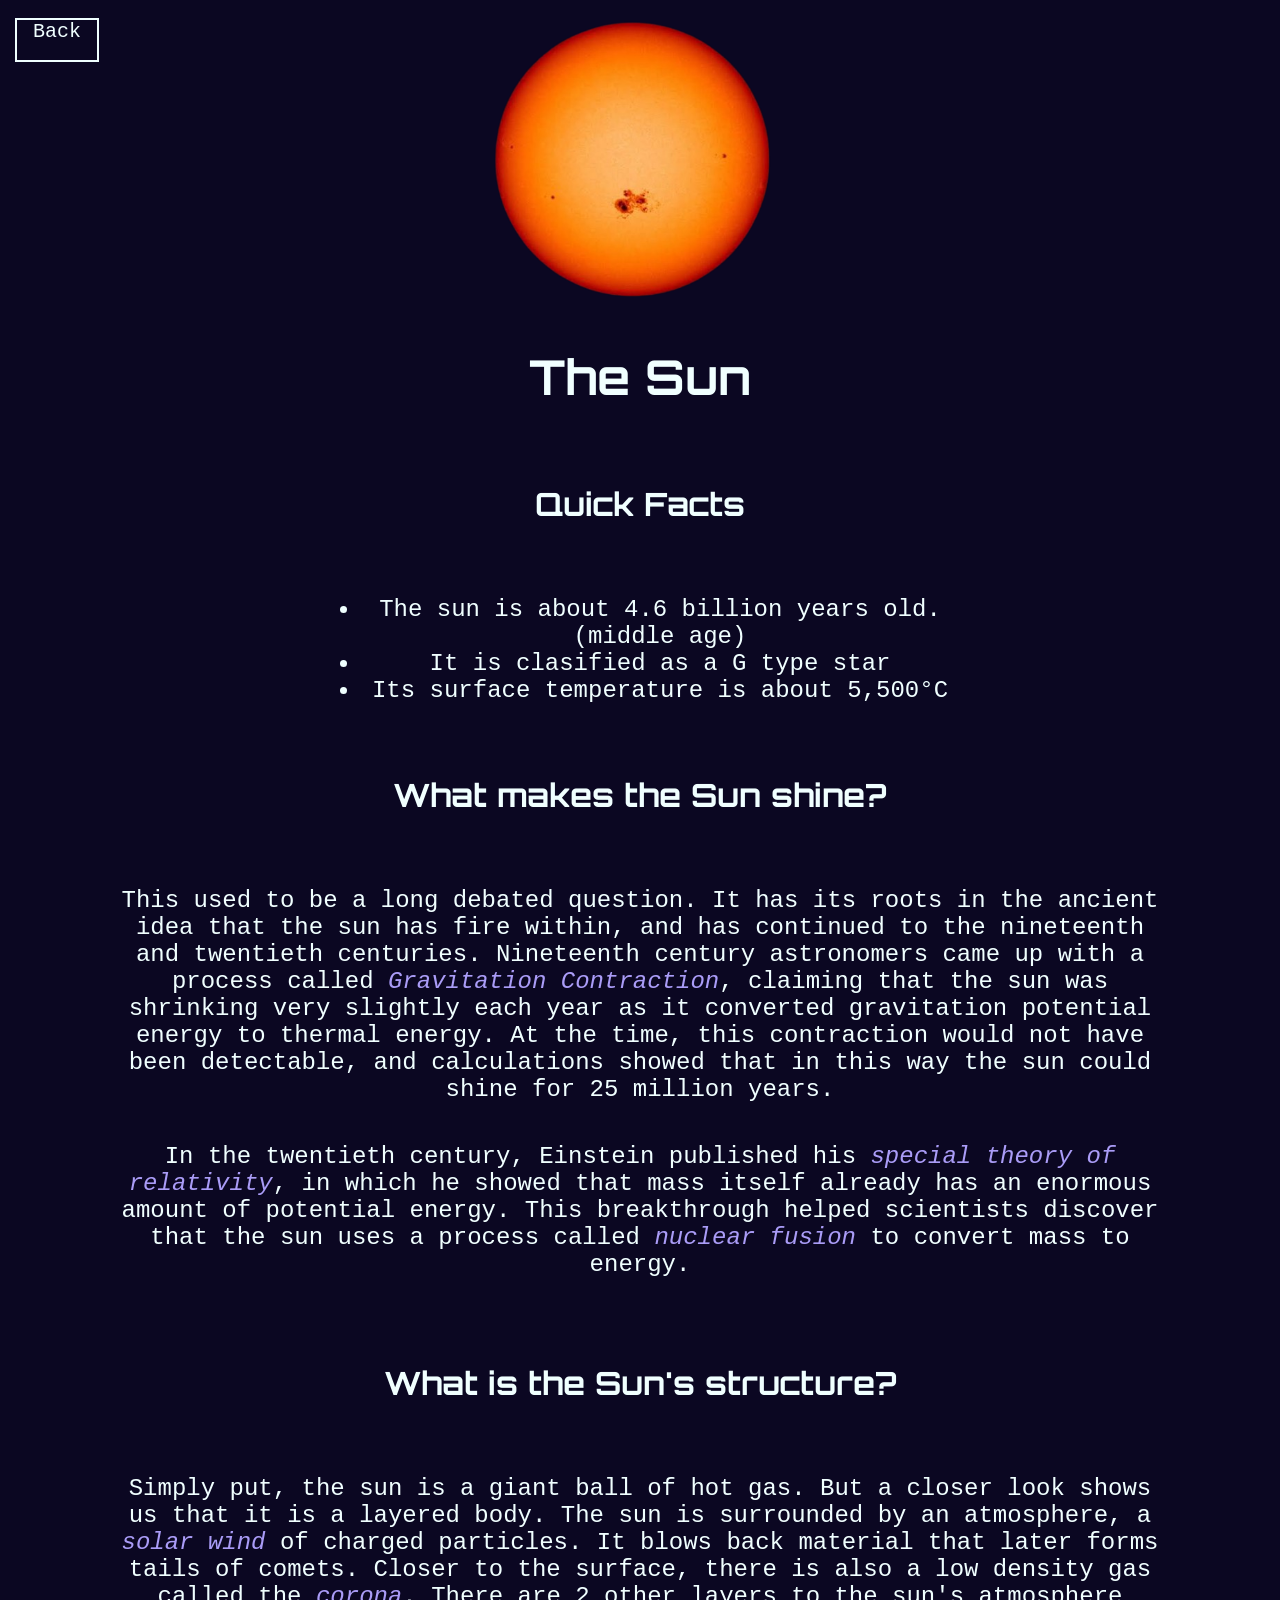
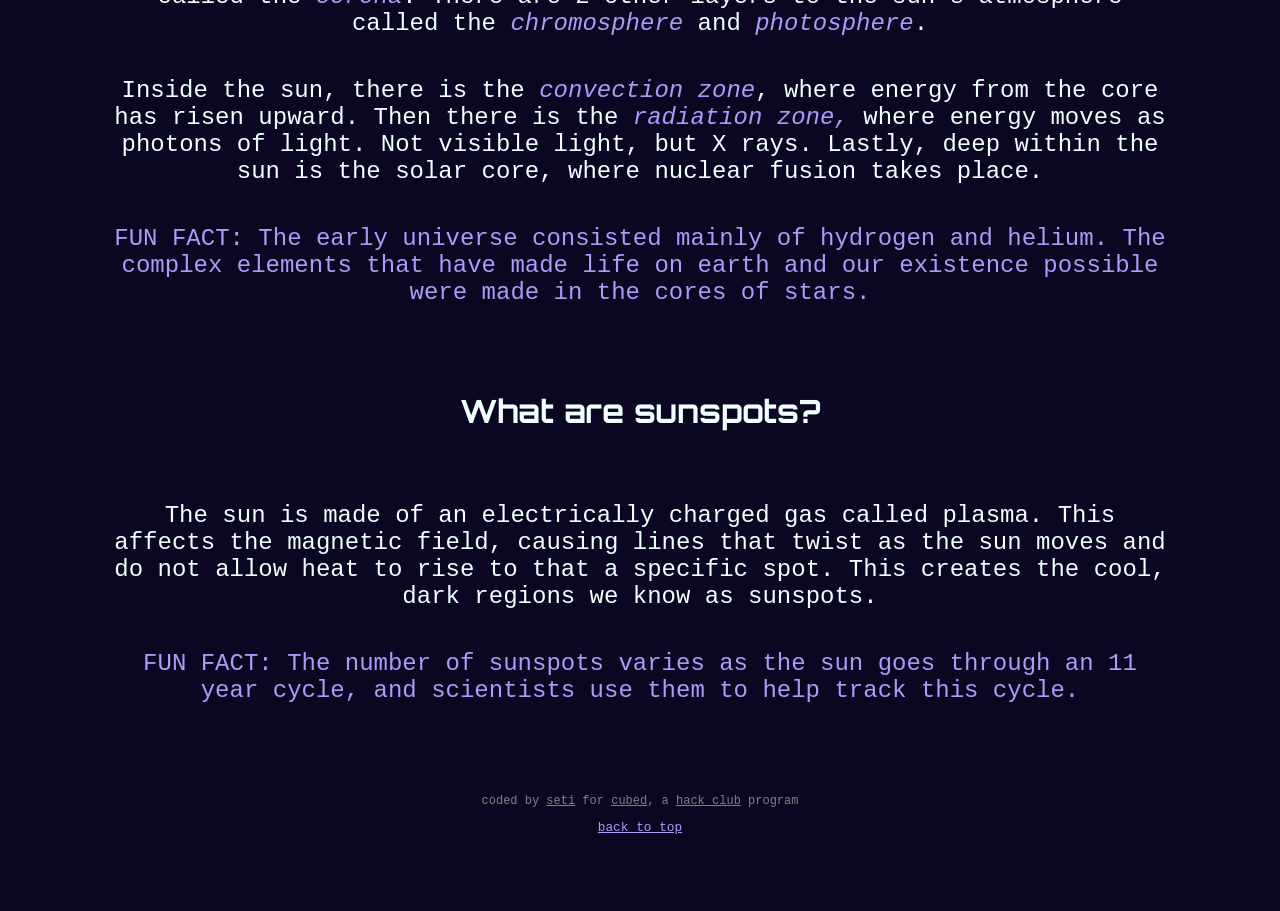
<file: object-pages/sun.html>
<!DOCTYPE html>
<html lang="en">
<head>
    <meta charset="UTF-8">
    <meta name="viewport" content="width=device-width, initial-scale=1.0">
    <title>Sun</title>
    <link rel="stylesheet" href="object-pages.css">
</head>
<body>
    <a id="back-button" href="../index.html">Back</a>
    <img src="../assets/sun.png" alt="a picture of the sun" id="sun-header">
    <h1>The Sun</h1>

    <h2>Quick Facts</h2>
    <ul>
        <li>The sun is about 4.6 billion years old. (middle age)</li>
        <li>It is clasified as a G type star</li>
        <li>Its surface temperature is about 5,500°C</li>
    </ul>

    <h2>What makes the Sun shine?</h2>
    <p class="description">This used to be a long debated question. It has its roots in the ancient idea that the sun has fire within, 
        and has continued to the nineteenth and twentieth centuries. Nineteenth century astronomers came up with a process
        called <em>Gravitation Contraction</em>, claiming that the sun was shrinking very slightly each year as it converted 
        gravitation potential energy to thermal energy. At the time, this contraction would not have been detectable, and
        calculations showed that in this way the sun could shine for 25 million years. 
    </p>

    <p class="description">In the twentieth century, Einstein published his <em>special theory of relativity</em>, in which he showed that mass
        itself already has an enormous amount of potential energy. This breakthrough helped scientists discover that
        the sun uses a process called <em>nuclear fusion</em> to convert mass to energy.
    </p>

    <h2>What is the Sun's structure?</h2>
    <p class="description">Simply put, the sun is a giant ball of hot gas. But a closer look shows us that it is a layered body.
        The sun is surrounded by an atmosphere, a <em>solar wind</em> of charged particles. It blows back material that 
        later forms tails of comets. Closer to the surface, there is also a low density gas called the <em>corona</em>.
        There are 2 other layers to the sun's atmosphere called the <em>chromosphere</em> and <em>photosphere</em>.
    </p>

    <p class="description">Inside the sun, there is the <em>convection zone</em>, where energy from the core has risen upward. Then
        there is the <em>radiation zone,</em> where energy moves as photons of light. Not visible light,  but X rays.
        Lastly, deep within the sun is the solar core, where nuclear fusion takes place.
    </p>

    <p class="fun-fact description">FUN FACT: The early universe consisted mainly of hydrogen and helium. The complex elements
        that have made life on earth and our existence possible were made in the cores of stars.
    </p>

    <h2>What are sunspots?</h2>
    <p class="description">The sun is made of an electrically charged gas called plasma. This affects the magnetic field, causing
        lines that twist as the sun moves and do not allow heat to rise to that a specific spot. This creates the cool,
        dark regions we know as sunspots. 
    </p>

    <p class="fun-fact description">FUN FACT: The number of sunspots varies as the sun goes through an 11 year cycle, and scientists use them to
        help track this cycle.
    </p>

    <footer>
        <p id="footer-text">coded by <a href="https://github.com/voyage-sans-retour" target="_blank">seti</a> for <a href="https://cubed.hackclub.com/" target="_blank">cubed</a>, a <a href="https://hackclub.com/" target="_blank">hack club</a> program</p>
        <p><a href="#sun-header" id="to-top">back to top</a></p>
    </footer>  
</body>
</html>
</file>
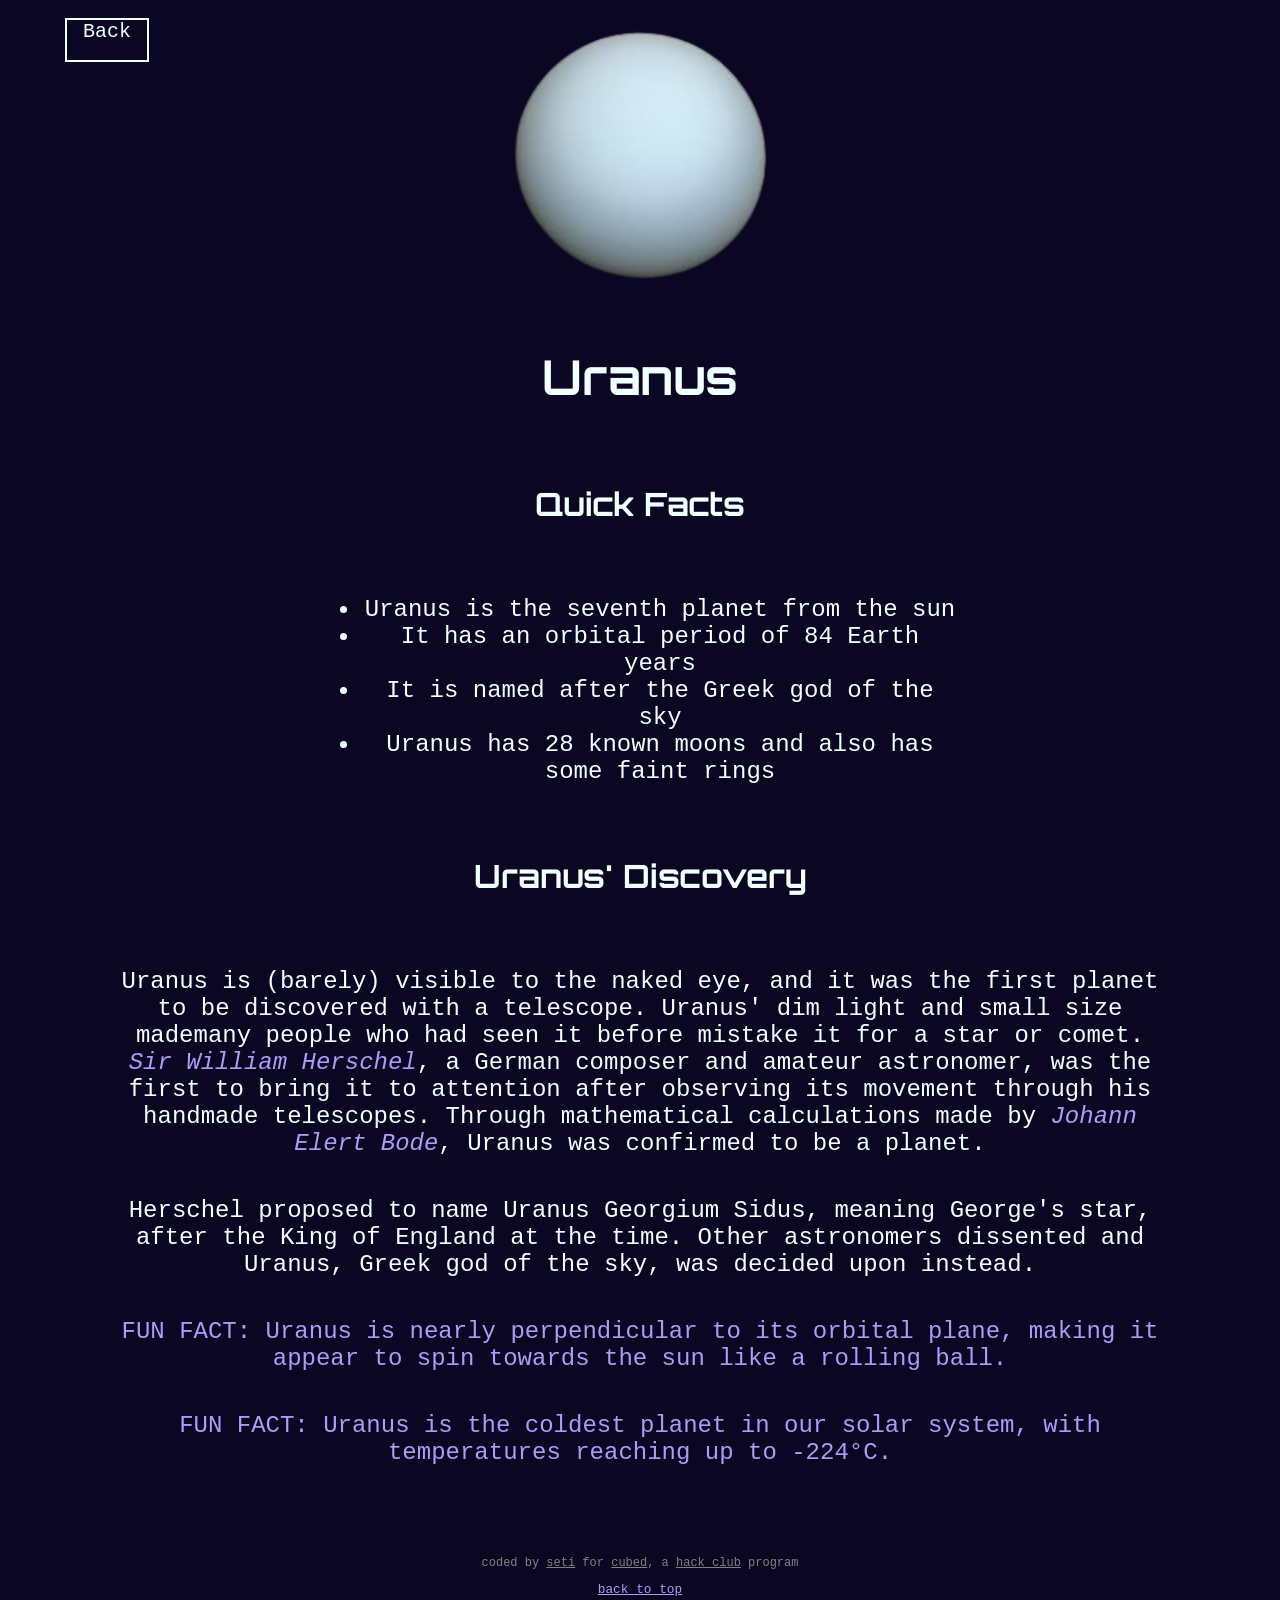
<file: object-pages/uranus.html>
<!DOCTYPE html>
<html lang="en">
<head>
    <meta charset="UTF-8">
    <meta name="viewport" content="width=device-width, initial-scale=1.0">
    <title>Uranus</title>
    <link rel="stylesheet" href="object-pages.css">
</head>
<body>
    <a id="back-button" href="../index.html">Back</a>
    <img src="../assets/uranus.png" alt="a picture of uranus" id="uranus-header">
    <h1>Uranus</h1>

    <h2>Quick Facts</h2>
    <ul>
        <li>Uranus is the seventh planet from the sun</li>
        <li>It has an orbital period of 84 Earth years</li>
        <li>It is named after the Greek god of the sky</li>
        <li>Uranus has 28 known moons and also has some faint rings</li>
    </ul>

    <h2>Uranus' Discovery</h2>
    <p class="description">
        Uranus is (barely) visible to the naked eye, and it was the first planet to be discovered with a telescope. Uranus'
        dim light and small size mademany people who had seen it before mistake it for a star or comet. <em>Sir William
        Herschel</em>, a German composer and amateur astronomer, was the first to bring it to attention after observing its
        movement through his handmade telescopes. Through mathematical calculations made by <em>Johann Elert Bode</em>, Uranus was 
        confirmed to be a planet. 
    </p>

    <p class="description">Herschel proposed to name Uranus Georgium Sidus, meaning George's star, after the King of England
        at the time. Other astronomers dissented and Uranus, Greek god of the sky, was decided upon instead.
    </p>

    <p class="description fun-fact">
        FUN FACT: Uranus is nearly perpendicular to its orbital plane, making it appear to spin towards the sun like a rolling ball.
    </p>

    <p class="description fun-fact">
        FUN FACT: Uranus is the coldest planet in our solar system, with temperatures reaching up to -224°C.
    </p>

    <footer>
        <p id="footer-text">coded by <a href="https://github.com/voyage-sans-retour" target="_blank">seti</a> for <a href="https://cubed.hackclub.com/" target="_blank">cubed</a>, a <a href="https://hackclub.com/" target="_blank">hack club</a> program</p>
        <p><a href="#uranus-header" id="to-top">back to top</a></p>
    </footer>  
</body>
</html>
</file>
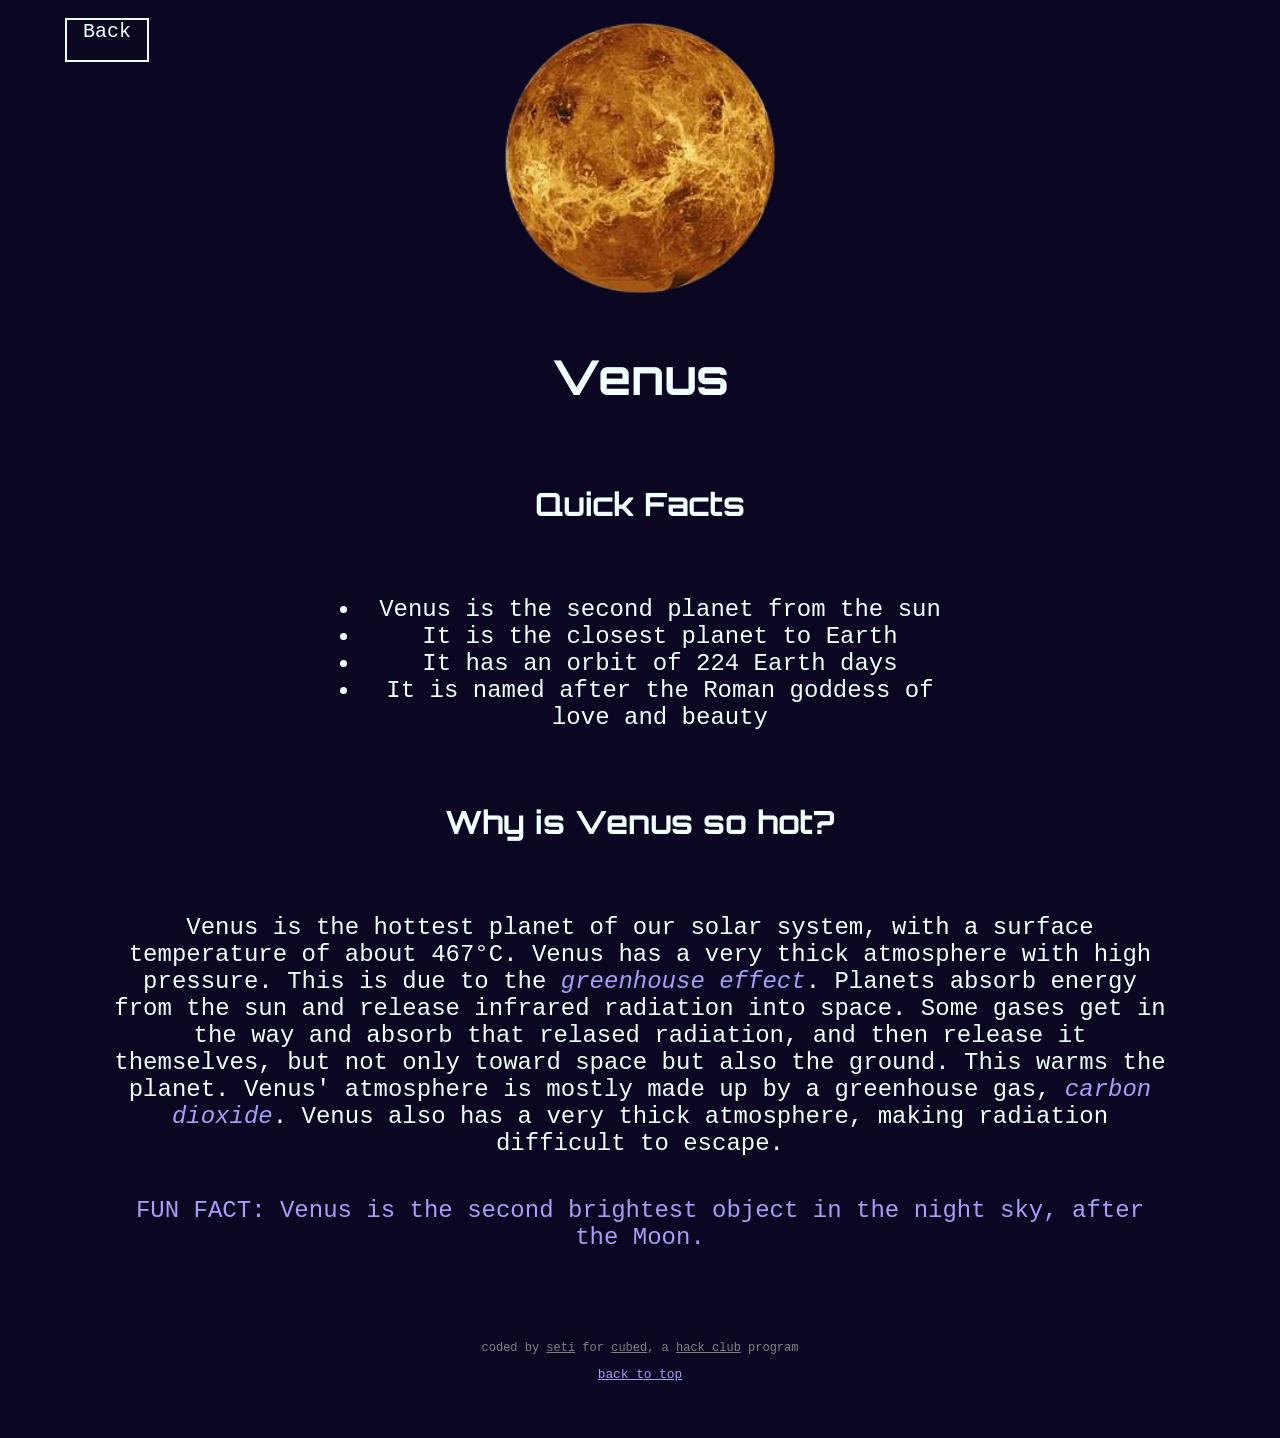
<file: object-pages/venus.html>
<!DOCTYPE html>
<html lang="en">
<head>
    <meta charset="UTF-8">
    <meta name="viewport" content="width=device-width, initial-scale=1.0">
    <title>Venus</title>
    <link rel="stylesheet" href="object-pages.css">
</head>
<body>
    <a id="back-button" href="../index.html">Back</a>
    <img src="../assets/venus.png" alt="a picture of venus" id="venus-header">
    <h1>Venus</h1>

    <h2>Quick Facts</h2>
    <ul>
        <li>Venus is the second planet from the sun</li>
        <li>It is the closest planet to Earth</li>
        <li>It has an orbit of 224 Earth days</li>
        <li>It is named after the Roman goddess of love and beauty</li>
    </ul>


    <h2>Why is Venus so hot?</h2>
    <p class="description">Venus is the hottest planet of our solar system, 
        with a surface temperature of about 467°C. Venus has a very thick atmosphere
        with high pressure. This is due to the <em>greenhouse effect</em>. Planets absorb
        energy from the sun and release infrared radiation into space. Some gases
        get in the way and absorb that relased radiation, and then release it themselves,
        but not only toward space but also the ground. This warms the planet. Venus' 
        atmosphere is mostly made up by a greenhouse gas, <em>carbon dioxide</em>. Venus also
        has a very thick atmosphere, making radiation difficult to escape.
    </p>

    <p class="description fun-fact">
        FUN FACT: Venus is the second brightest object in the night sky, after the Moon.
    </p>

    <footer>
        <p id="footer-text">coded by <a href="https://github.com/voyage-sans-retour" target="_blank">seti</a> for <a href="https://cubed.hackclub.com/" target="_blank">cubed</a>, a <a href="https://hackclub.com/" target="_blank">hack club</a> program</p>
        <p><a href="#venus-header" id="to-top">back to top</a></p>
    </footer>  
</body>
</html>
</file>
<file: styles.css>
@import url('https://fonts.googleapis.com/css2?family=Orbitron:wght@400..900&display=swap');

* {
    scroll-behavior: smooth;
}

body {
    text-align:center;
    background-color: rgb(11, 7, 34);
    color: azure;
    font-size: 1.5rem;
}

hr {
    visibility: hidden;
}

h1, h2 {
    font-family: "Orbitron", 'Courier New';
}

.description {
    margin-left: 100px;
    margin-right: 100px;
}

p, li, a {
    font-family: monospace;
}

.object-container {
    display: flex;
    justify-content: center;
    margin-bottom: 20vh;
}

.object-container:first-of-type {
    margin-top: 10vh;
}

.object-container:last-of-type {
    margin-bottom: 5vh;
}

.object-container img {
    width: 175px;
    height: 175px;
}

#to-top {
    font-size: .80rem;
    color: rgb(170, 156, 247);
}

footer p {
    font-size: .75rem;
}

footer {
    margin-top: 10vh;
    color: gray;
    margin-bottom: 5vh;
}

footer a {
    color: gray;
}

.object-container a {
    color: azure;
    text-decoration: none;
}

.object-container a:hover {
    text-shadow: 0px 0px 8px #8cbed8;
}

.object-container img:hover:not(#are-here), .object-container p:hover {
    transition: all 0.2s ease-in-out;
    transform: scale(1.1);
}



/* specific adjustments */
#sun {
    width: 270px;
    height: 200px;
}

#pluto {
    width: 250px;
    height: 150px;
}

#dwarf-planet-text {
    font-size: 1rem;
    font-style: italic;
}

#are-here {
    height:30px;
}
</file>
<file: object-pages/object-pages.css>
@import url('https://fonts.googleapis.com/css2?family=Orbitron:wght@400..900&display=swap');

* {
    scroll-behavior: smooth;
}

body {
    text-align:center;
    background-color: rgb(11, 7, 34);
    color: azure;
    font-size: 1.5rem;
}

h2 {
    font-size: 2rem;
    padding: 5vh;
}

h1, h2 {
    font-family: "Orbitron", 'Courier New';
}

p, li, a {
    font-family: monospace;
}

#back-button {
    background-color: rgb(11, 7, 34);
    border: 2px solid azure;
    color: azure;
    width: 80px;
    height: 40px;
    font-size: 1.25rem;
    margin-left: -425px;
    margin-top: 10px;
    position: fixed;
    text-decoration: none;
    padding-bottom: 0;
}

#back-button:hover {
    background-color: azure;
    color: rgb(11, 7, 34);
}

em, .fun-fact {
    color: rgb(170, 156, 247);
}

.fun-fact, p:not(#footer-text) {
    margin-bottom: 40px;
}

ul {
    width: 600px;
    margin: auto;
}

.description {
    margin-left: 100px;
    margin-right: 100px;
}

footer p {
    font-size: .75rem;
}

#to-top {
    font-size: .80rem;
    color: rgb(170, 156, 247);
}

footer {
    margin-top: 10vh;
    color: gray;
    margin-bottom: 3vh;
}

footer a {
    color: gray;
}

#mercury-header, #venus-header, #mars-header, #earth-header, #jupiter-header, 
#saturn-header, #uranus-header, #neptune-header, #pluto-header, #eris-header {
    width: 300px;
}

#sun-header, #mercury-orbit {
    width: 400px;
    height: 300px;
}

#saturns-rings {
    width: 200px;
    height: 300px;
}

 #pluto-size {
    width: 250px;
    height: 200px;
 }
</file>
